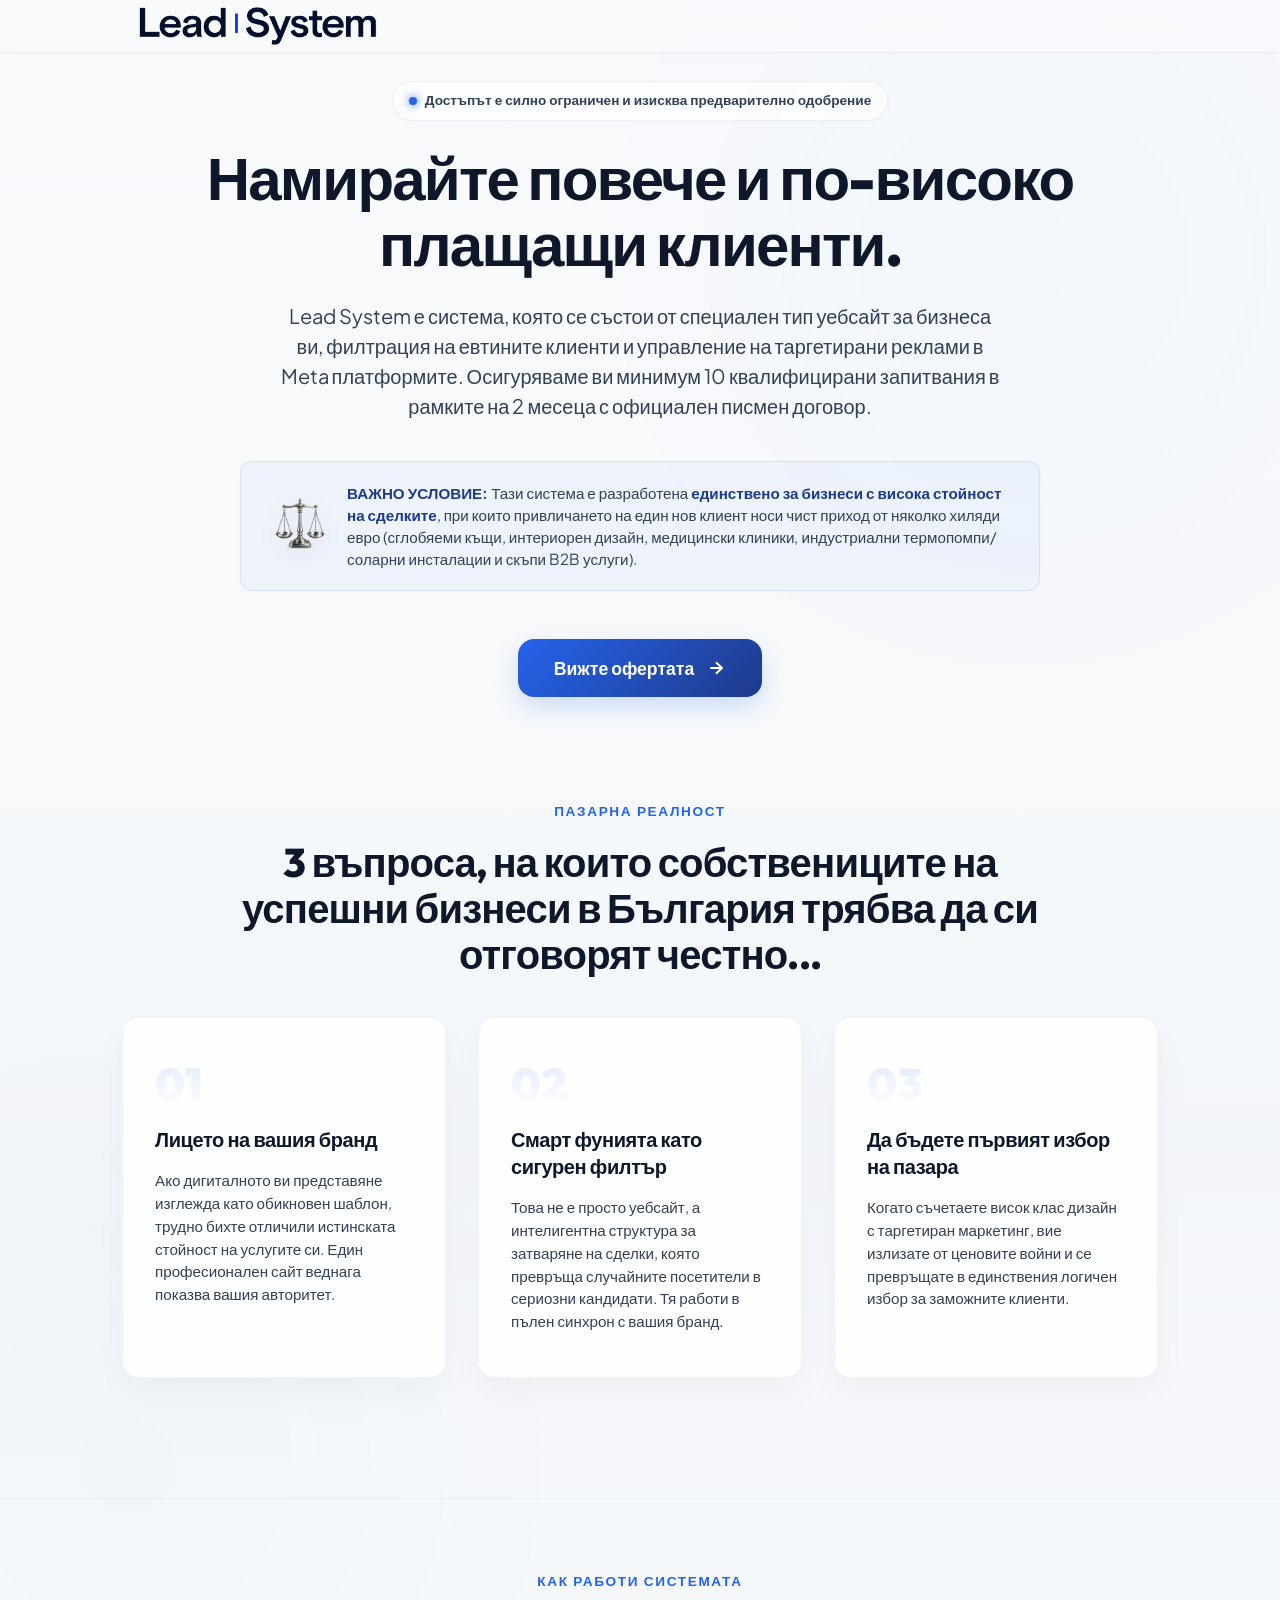
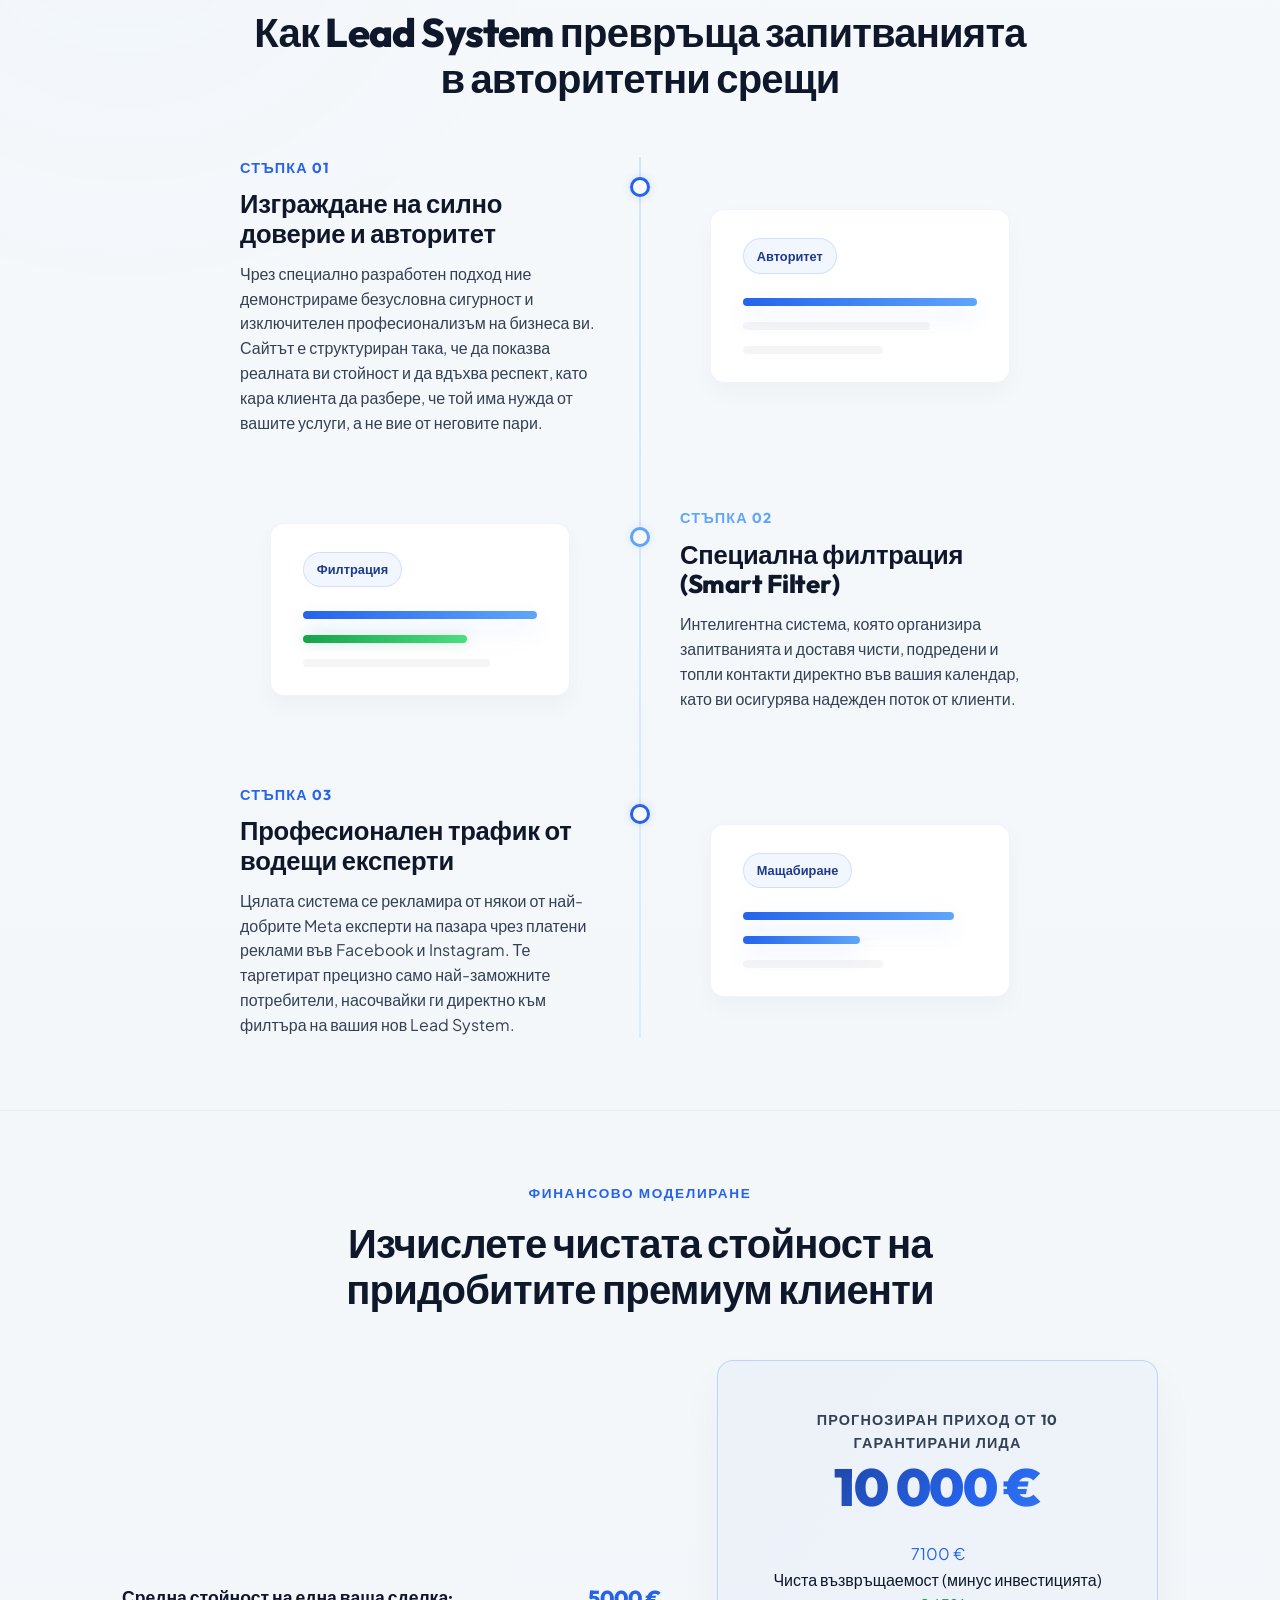
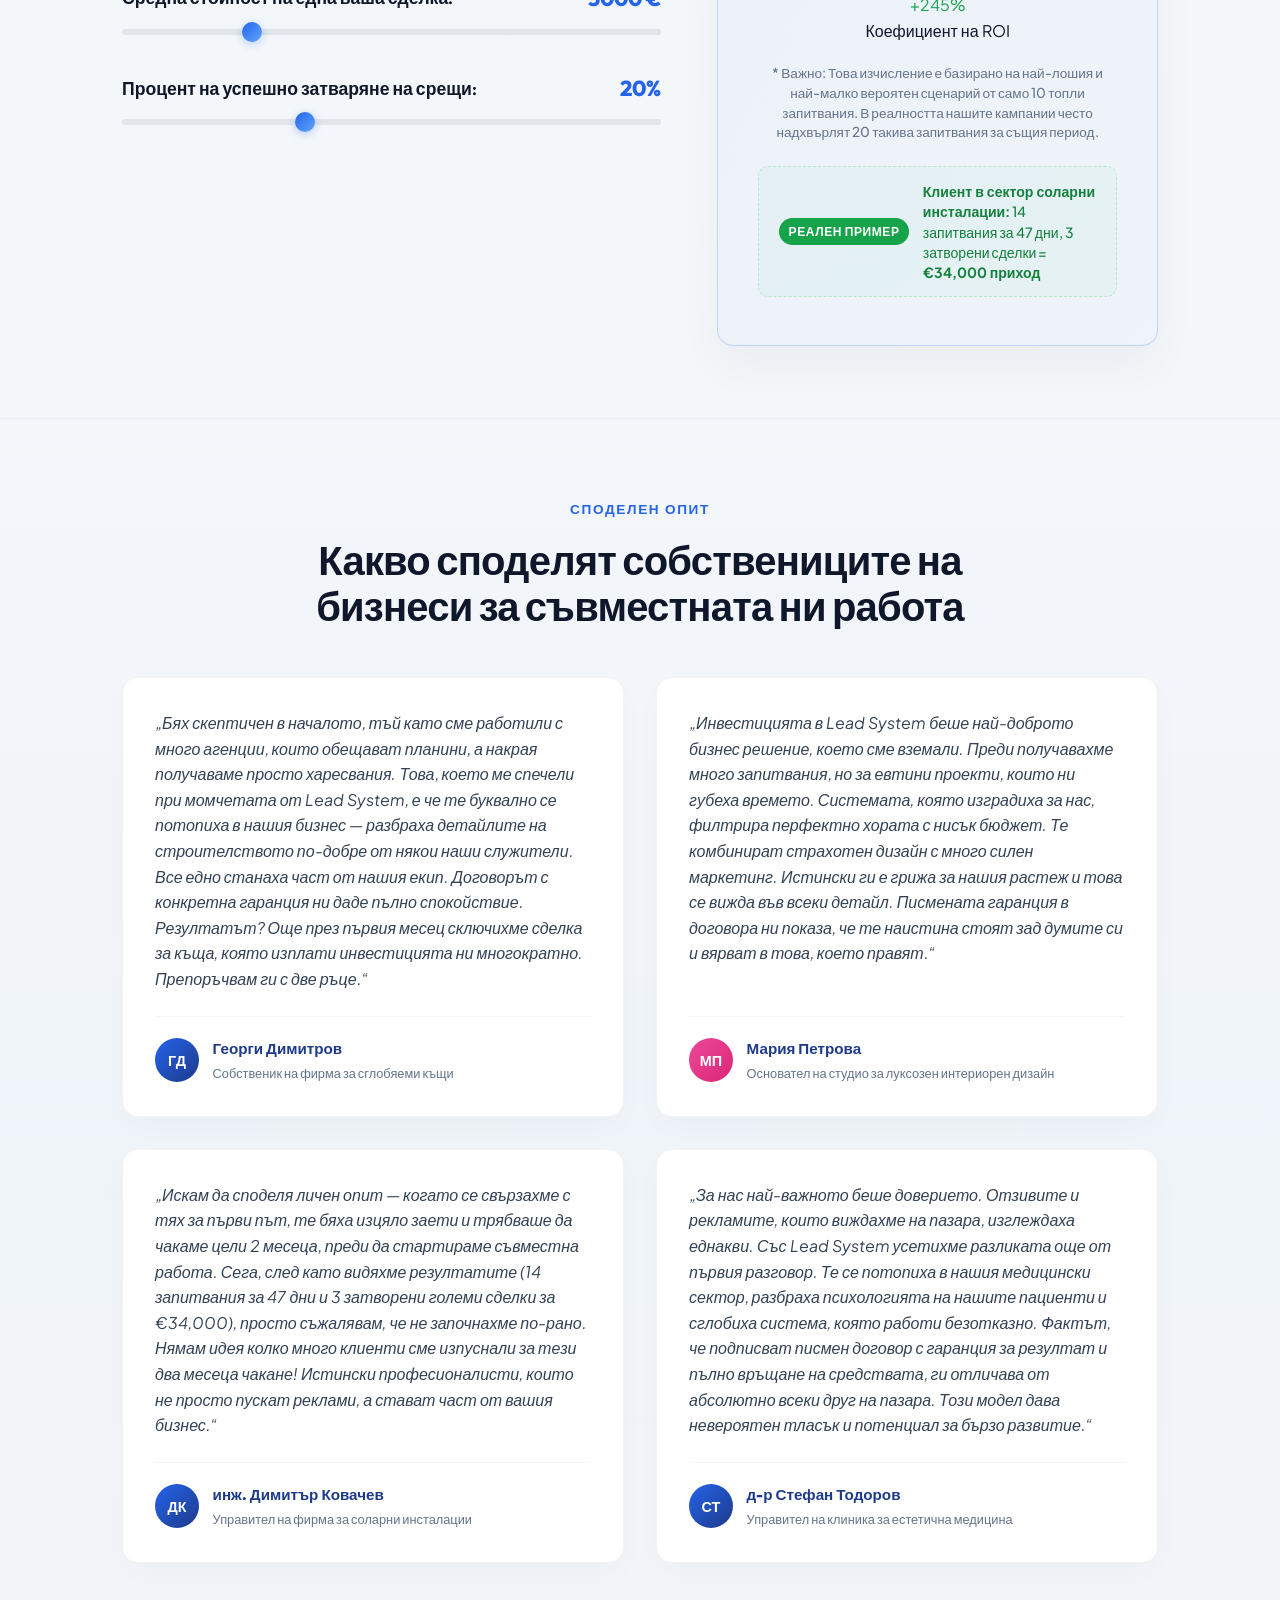
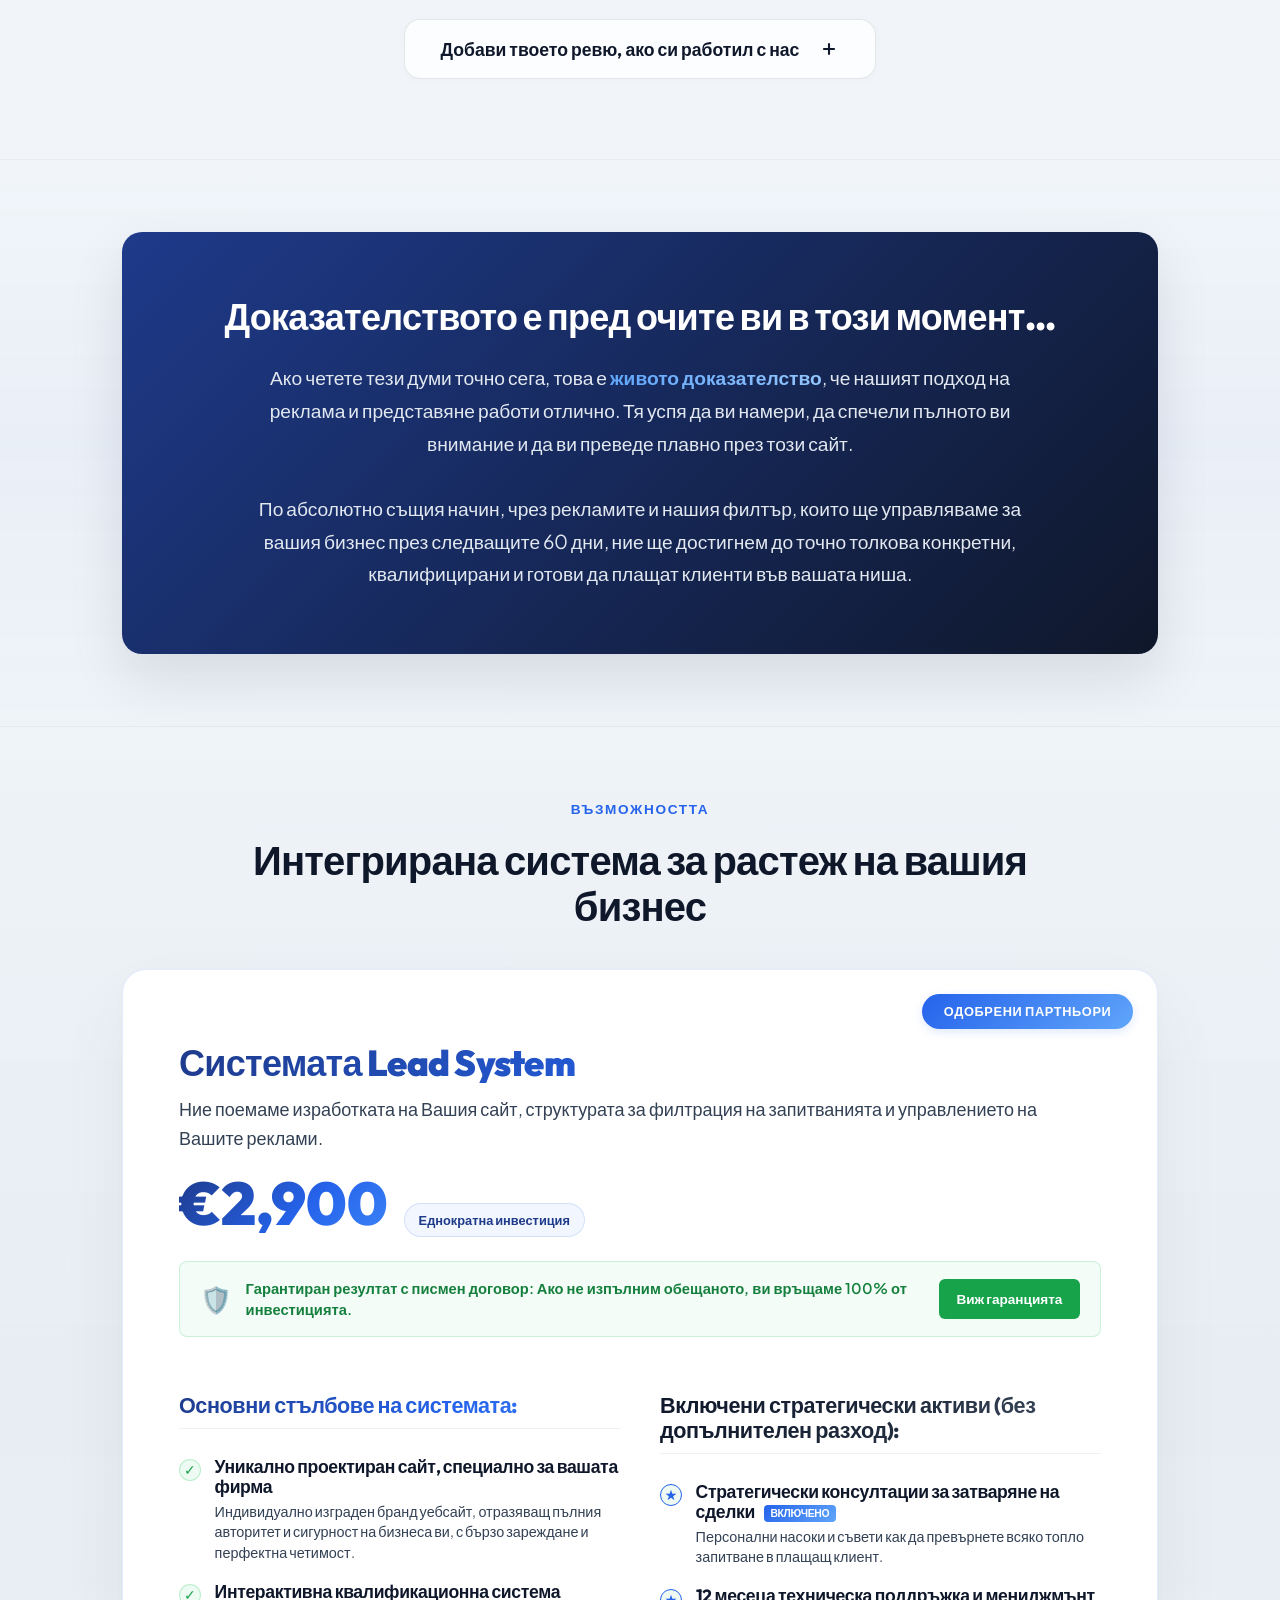
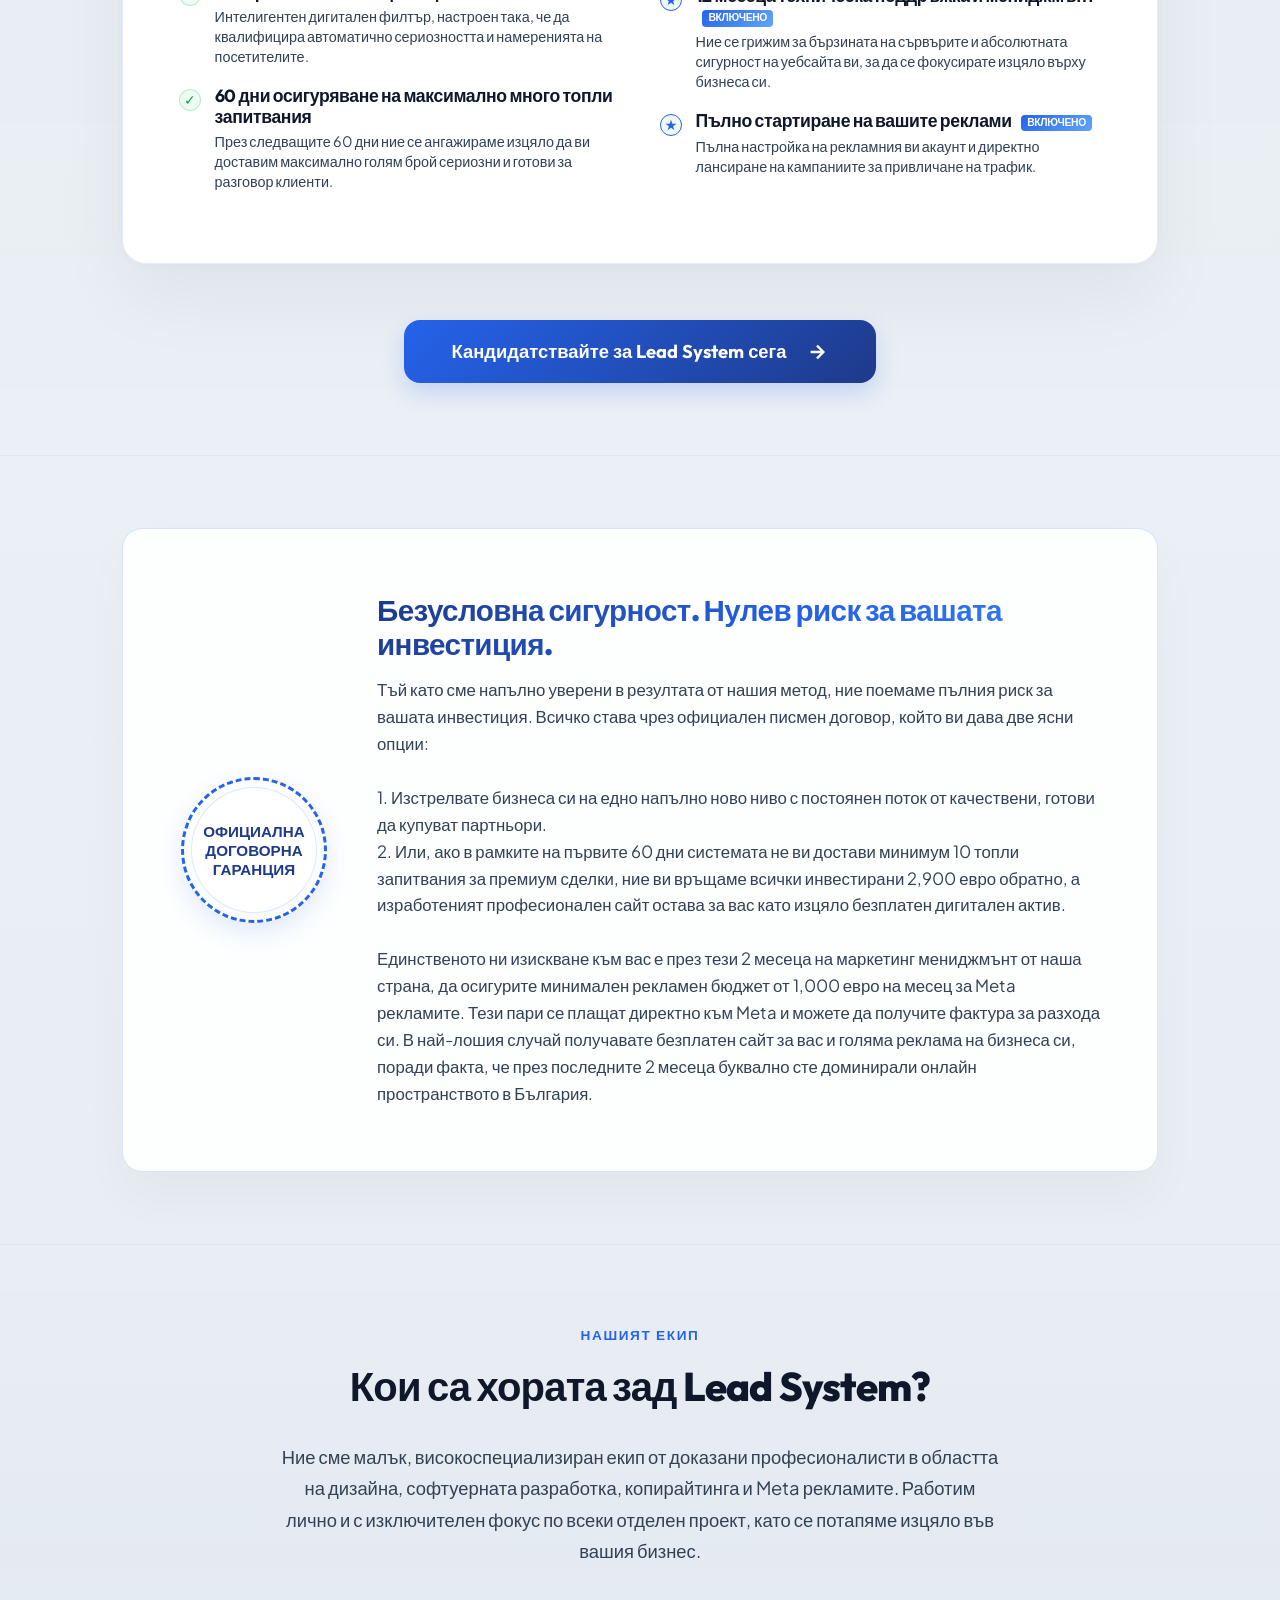
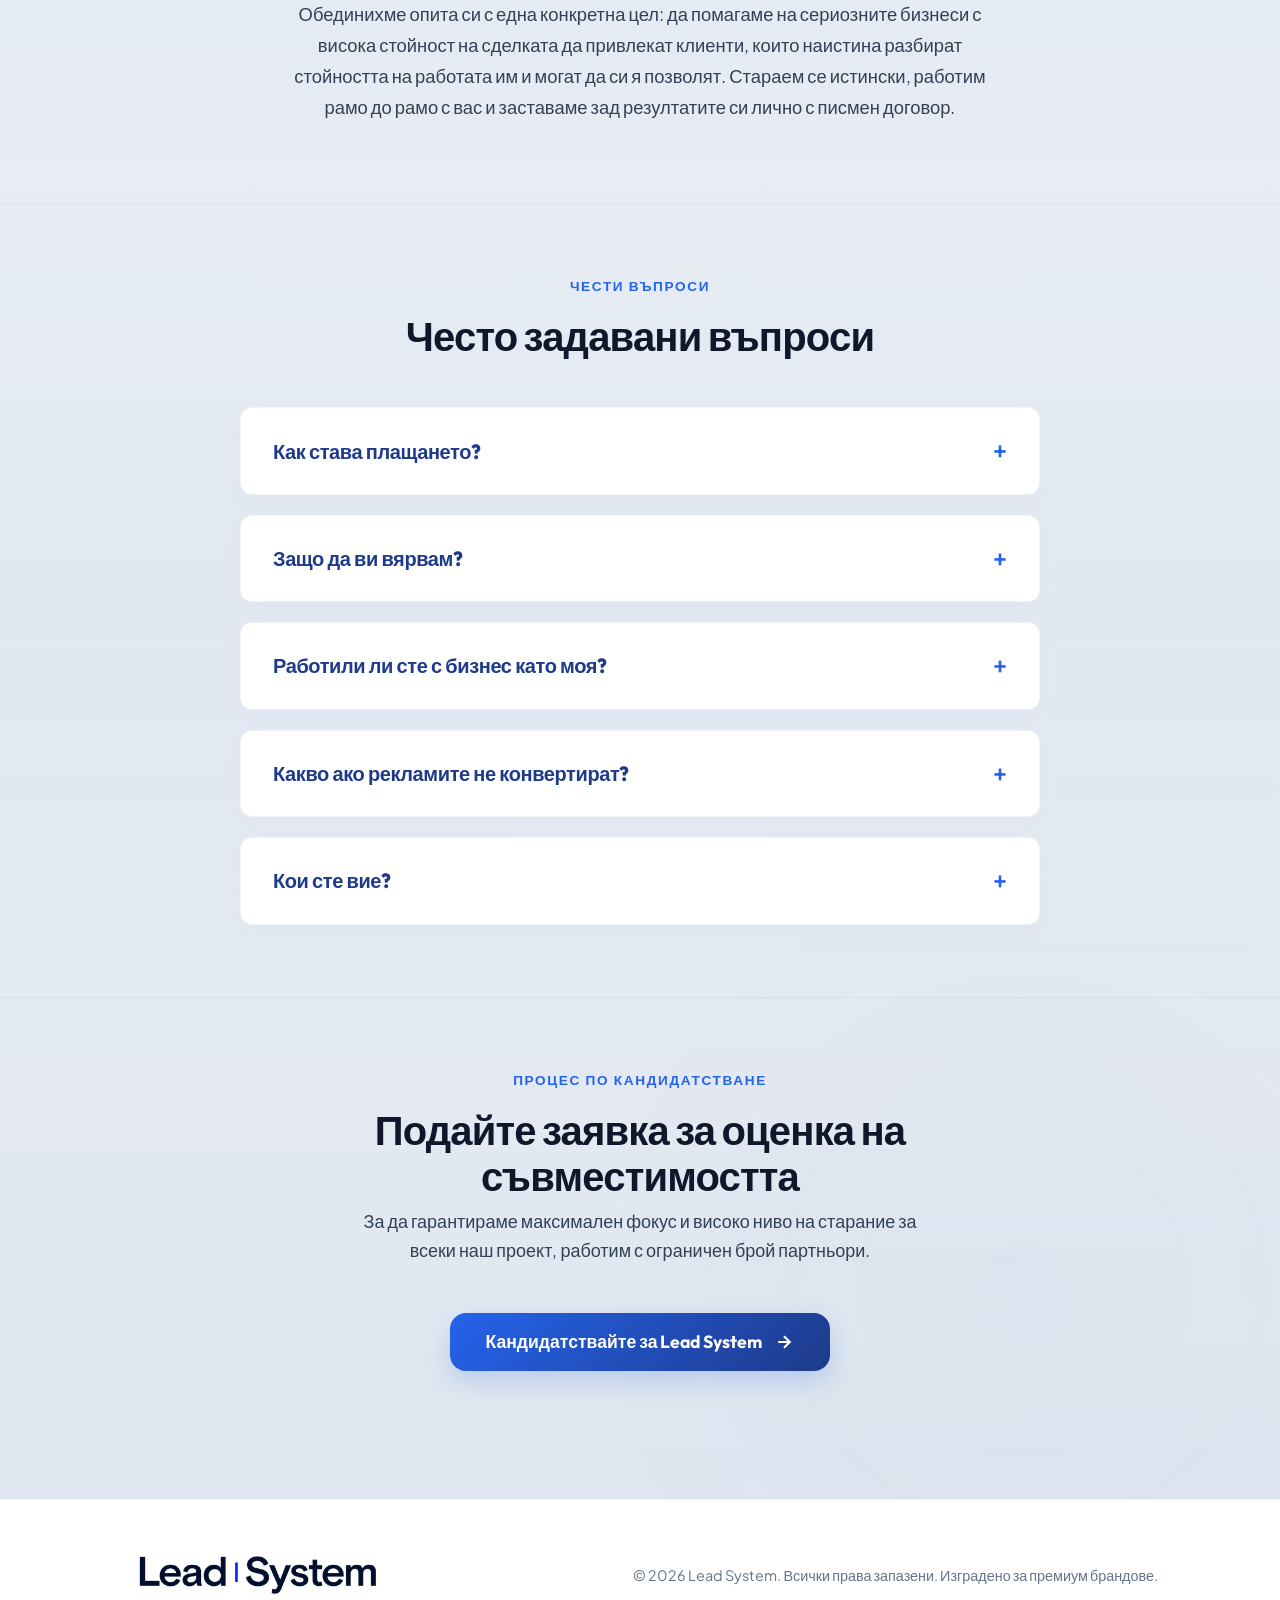
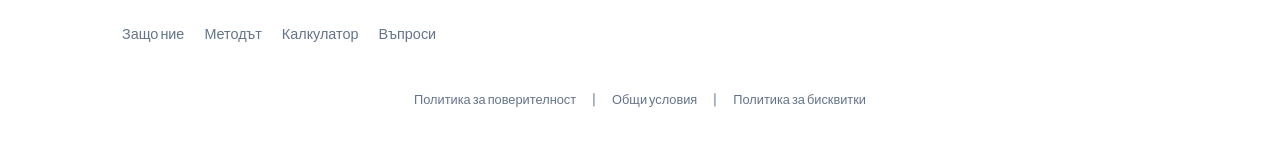
<file: index.html>
<!DOCTYPE html>
<html lang="bg">
<head>
    <meta charset="UTF-8">
    <meta name="viewport" content="width=device-width, initial-scale=1.0">
    <title>Lead System - Интегрирана система за привличане на премиум клиенти</title>
    <meta name="description" content="Ние не изработваме просто уебсайтове. Ние внедряваме цялостна, затворена система за привличане на високоплатени клиенти, която работи на автопилот.">
    <link rel="stylesheet" href="styles.css">
</head>
<body>

    <!-- Декоративни атмосферни сияния (Institutional Style) -->
    <div class="ambient-glow glow-top-right"></div>
    <div class="ambient-glow glow-mid-left"></div>
    <div class="ambient-glow glow-bottom-right"></div>

    <!-- Хедър / Навигация (Изключително тънък, без текст вдясно) -->
    <header>
        <div class="container header-container">
            <a href="#" class="logo">
                <img src="logo.png" alt="Lead System" class="logo-img">
            </a>
        </div>
    </header>

    <!-- Hero Секция -->
    <section class="hero-section">
        <div class="container">
            <div class="badge-exclusive">
                <span></span> Достъпът е силно ограничен и изисква предварително одобрение
            </div>
            
            <h1 class="hero-title reveal active">
                Намирайте повече и по-високо плащащи клиенти.
            </h1>
            
            <p class="hero-subtitle reveal active">
                Lead System е система, която се състои от специален тип уебсайт за бизнеса ви, филтрация на евтините клиенти и управление на таргетирани реклами в Meta платформите. Осигуряваме ви минимум 10 квалифицирани запитвания в рамките на 2 месеца с официален писмен договор.
            </p>

            <!-- ВАЖНО: Предупреждение за ниша (High-Ticket Only) -->
            <div class="niche-alert-box reveal active">
                <img src="scale.png" alt="Везни на правосъдието" class="niche-alert-img">
                <p class="niche-alert-text">
                    <strong>ВАЖНО УСЛОВИЕ:</strong> Тази система е разработена <strong>единствено за бизнеси с висока стойност на сделките</strong>, при които привличането на един нов клиент носи чист приход от няколко хиляди евро (сглобяеми къщи, интериорен дизайн, медицински клиники, индустриални термопомпи/соларни инсталации и скъпи B2B услуги).
                </p>
            </div>

            <div class="cta-group reveal active">
                <button class="btn-premium btn-blue open-modal-btn">
                    Вижте офертата
                    <svg width="20" height="20" viewBox="0 0 24 24" fill="none" stroke="currentColor" stroke-width="2.5"><path d="M5 12h14M12 5l7 7-7 7"/></svg>
                </button>
            </div>
        </div>
    </section>

    <!-- Секция 2: Психологическо Осъзнаване (Socratic Selling - Оптимизирано разстояние) -->
    <section class="socratic-section" id="why" style="padding-top: 2rem;">
        <div class="container">
            <span class="section-tag">Пазарна реалност</span>
            <h2 class="section-title reveal" style="margin-bottom: 2.5rem;">
                3 въпроса, на които собствениците на успешни бизнеси в България трябва да си отговорят честно...
            </h2>

            <div class="question-grid">
                <!-- Карта 1 -->
                <div class="glass-card reveal">
                    <div class="card-num">01</div>
                    <h3 class="card-question">Лицето на вашия бранд</h3>
                    <p class="card-desc">
                        Ако дигиталното ви представяне изглежда като обикновен шаблон, трудно бихте отличили истинската стойност на услугите си. Един професионален сайт веднага показва вашия авторитет.
                    </p>
                </div>

                <!-- Карта 2 -->
                <div class="glass-card reveal">
                    <div class="card-num">02</div>
                    <h3 class="card-question">Смарт фунията като сигурен филтър</h3>
                    <p class="card-desc">
                        Това не е просто уебсайт, а интелигентна структура за затваряне на сделки, която превръща случайните посетители в сериозни кандидати. Тя работи в пълен синхрон с вашия бранд.
                    </p>
                </div>

                <!-- Карта 3 -->
                <div class="glass-card reveal">
                    <div class="card-num">03</div>
                    <h3 class="card-question">Да бъдете първият избор на пазара</h3>
                    <p class="card-desc">
                        Когато съчетаете висок клас дизайн с таргетиран маркетинг, вие излизате от ценовите войни и се превръщате в единствения логичен избор за заможните клиенти.
                    </p>
                </div>
            </div>
        </div>
    </section>

    <!-- Секция 3: Механизмът Lead System -->
    <section class="mechanism-section" id="how">
        <div class="container">
            <span class="section-tag">Как работи системата</span>
            <h2 class="section-title reveal">
                Как Lead System превръща запитванията в авторитетни срещи
            </h2>

            <div class="timeline">
                <!-- Стъпка 1 -->
                <div class="timeline-item reveal" style="transition-delay: 0.1s;">
                    <div class="timeline-content-holder">
                        <span class="timeline-step">Стъпка 01</span>
                        <h3 class="timeline-title">Изграждане на силно доверие и авторитет</h3>
                        <p class="timeline-desc">
                            Чрез специално разработен подход ние демонстрираме безусловна сигурност и изключителен професионализъм на бизнеса ви. Сайтът е структуриран така, че да показва реалната ви стойност и да вдъхва респект, като кара клиента да разбере, че той има нужда от вашите услуги, а не вие от неговите пари.
                        </p>
                    </div>
                    <div class="timeline-dot"></div>
                    <div class="timeline-img-holder">
                        <div class="premium-graphic">
                            <div class="graphic-badge">Авторитет</div>
                            <div class="graphic-lines-wrap">
                                <div class="graphic-line active"></div>
                                <div class="graphic-line med"></div>
                                <div class="graphic-line short"></div>
                            </div>
                        </div>
                    </div>
                </div>

                <!-- Стъпка 2 -->
                <div class="timeline-item reveal" style="transition-delay: 0.2s;">
                    <div class="timeline-content-holder">
                        <span class="timeline-step">Стъпка 02</span>
                        <h3 class="timeline-title">Специална филтрация (Smart Filter)</h3>
                        <p class="timeline-desc">
                            Интелигентна система, която организира запитванията и доставя чисти, подредени и топли контакти директно във вашия календар, като ви осигурява надежден поток от клиенти.
                        </p>
                    </div>
                    <div class="timeline-dot"></div>
                    <div class="timeline-img-holder">
                        <div class="premium-graphic">
                            <div class="graphic-badge" style="background: rgba(37, 99, 235, 0.06); border-color: rgba(37, 99, 235, 0.15); color: var(--blue-5);">Филтрация</div>
                            <div class="graphic-lines-wrap">
                                <div class="graphic-line active"></div>
                                <div class="graphic-line indigo" style="width: 70%;"></div>
                                <div class="graphic-line med"></div>
                            </div>
                        </div>
                    </div>
                </div>

                <!-- Стъпка 3 -->
                <div class="timeline-item reveal" style="transition-delay: 0.3s;">
                    <div class="timeline-content-holder">
                        <span class="timeline-step">Стъпка 03</span>
                        <h3 class="timeline-title">Професионален трафик от водещи експерти</h3>
                        <p class="timeline-desc">
                            Цялата система се рекламира от някои от най-добрите Meta експерти на пазара чрез платени реклами във Facebook и Instagram. Те таргетират прецизно само най-заможните потребители, насочвайки ги директно към филтъра на вашия нов Lead System.
                        </p>
                    </div>
                    <div class="timeline-dot"></div>
                    <div class="timeline-img-holder">
                        <div class="premium-graphic">
                            <div class="graphic-badge">Мащабиране</div>
                            <div class="graphic-lines-wrap">
                                <div class="graphic-line active" style="width: 90%;"></div>
                                <div class="graphic-line active" style="width: 50%;"></div>
                                <div class="graphic-line short"></div>
                            </div>
                        </div>
                    </div>
                </div>
            </div>
        </div>
    </section>

    <!-- Секция 5: ROI Калкулатор -->
    <section class="roi-section" id="roi">
        <div class="container">
            <span class="section-tag">Финансово Моделиране</span>
            <h2 class="section-title reveal">
                Изчислете чистата стойност на придобитите премиум клиенти
            </h2>

            <div class="roi-container reveal">
                <div class="roi-inputs">
                    <!-- Плъзгач 1: Стойност на сделката -->
                    <div class="roi-input-group">
                        <div class="roi-label-row">
                            <label class="roi-label" for="slider-deal-value">Средна стойност на една ваша сделка:</label>
                            <span class="roi-value-display" id="display-deal-value">5,000 €</span>
                        </div>
                        <input type="range" id="slider-deal-value" class="roi-slider" min="500" max="20000" step="500" value="5000">
                    </div>

                    <!-- Плъзгач 2: Процент на затваряне -->
                    <div class="roi-input-group">
                        <div class="roi-label-row">
                            <label class="roi-label" for="slider-close-rate">Процент на успешно затваряне на срещи:</label>
                            <span class="roi-value-display" id="display-close-rate">20%</span>
                        </div>
                        <input type="range" id="slider-close-rate" class="roi-slider" min="5" max="50" step="5" value="20">
                    </div>
                </div>

                <div class="roi-results-card">
                    <div class="roi-result-label">Прогнозиран приход от 10 гарантирани лида</div>
                    <div class="roi-result-main-value" id="display-revenue">10,000 €</div>

                    <div class="roi-stats-grid">
                        <div class="roi-stat-box">
                            <div class="roi-stat-num indigo" id="display-profit">7,100 €</div>
                            <div class="roi-stat-label">Чиста възвръщаемост (минус инвестицията)</div>
                        </div>
                        <div class="roi-stat-box">
                            <div class="roi-stat-num" id="display-roi">245%</div>
                            <div class="roi-stat-label">Коефициент на ROI</div>
                        </div>
                    </div>
                    
                    <!-- Важна бележка под калкулатора -->
                    <div class="roi-subtext-note">
                        * Важно: Това изчисление е базирано на най-лошия и най-малко вероятен сценарий от само 10 топли запитвания. В реалността нашите кампании често надхвърлят 20 такива запитвания за същия период.
                    </div>

                    <!-- Реален пример от практиката -->
                    <div class="roi-real-example">
                        <span class="example-badge">Реален пример</span>
                        <p class="example-text">
                            <strong>Клиент в сектор соларни инсталации:</strong> 14 запитвания за 47 дни, 3 затворени сделки = <strong>€34,000 приход</strong>
                        </p>
                    </div>
                </div>
            </div>
        </div>
    </section>

    <!-- Секция: Отзиви от партньори (Reviews Section) -->
    <section class="reviews-section" id="reviews">
        <div class="container">
            <span class="section-tag">Споделен опит</span>
            <h2 class="section-title reveal">
                Какво споделят собствениците на бизнеси за съвместната ни работа
            </h2>

            <div class="reviews-grid">
                <!-- Ревю 1 -->
                <div class="review-card reveal">
                    <div class="review-body">
                        „Бях скептичен в началото, тъй като сме работили с много агенции, които обещават планини, а накрая получаваме просто харесвания. Това, което ме спечели при момчетата от Lead System, е че те буквално се потопиха в нашия бизнес — разбраха детайлите на строителството по-добре от някои наши служители. Все едно станаха част от нашия екип. Договорът с конкретна гаранция ни даде пълно спокойствие. Резултатът? Още през първия месец сключихме сделка за къща, която изплати инвестицията ни многократно. Препоръчвам ги с две ръце.“
                    </div>
                    <div class="review-author-info">
                        <div class="review-avatar male-avatar">ГД</div>
                        <div class="review-meta">
                            <span class="review-name">Георги Димитров</span>
                            <span class="review-business">Собственик на фирма за сглобяеми къщи</span>
                        </div>
                    </div>
                </div>

                <!-- Ревю 2 (Жена) -->
                <div class="review-card reveal">
                    <div class="review-body">
                        „Инвестицията в Lead System беше най-доброто бизнес решение, което сме вземали. Преди получавахме много запитвания, но за евтини проекти, които ни губеха времето. Системата, която изградиха за нас, филтрира перфектно хората с нисък бюджет. Те комбинират страхотен дизайн с много силен маркетинг. Истински ги е грижа за нашия растеж и това се вижда във всеки детайл. Писмената гаранция в договора ни показа, че те наистина стоят зад думите си и вярват в това, което правят.“
                    </div>
                    <div class="review-author-info">
                        <div class="review-avatar female-avatar">МП</div>
                        <div class="review-meta">
                            <span class="review-name">Мария Петрова</span>
                            <span class="review-business">Основател на студио за луксозен интериорен дизайн</span>
                        </div>
                    </div>
                </div>

                <!-- Ревю 3 -->
                <div class="review-card reveal">
                    <div class="review-body">
                        „Искам да споделя личен опит — когато се свързахме с тях за първи път, те бяха изцяло заети и трябваше да чакаме цели 2 месеца, преди да стартираме съвместна работа. Сега, след като видяхме резултатите (14 запитвания за 47 дни и 3 затворени големи сделки за €34,000), просто съжалявам, че не започнахме по-рано. Нямам идея колко много клиенти сме изпуснали за тези два месеца чакане! Истински професионалисти, които не просто пускат реклами, а стават част от вашия бизнес.“
                    </div>
                    <div class="review-author-info">
                        <div class="review-avatar male-avatar">ДК</div>
                        <div class="review-meta">
                            <span class="review-name">инж. Димитър Ковачев</span>
                            <span class="review-business">Управител на фирма за соларни инсталации</span>
                        </div>
                    </div>
                </div>

                <!-- Ревю 4 -->
                <div class="review-card reveal">
                    <div class="review-body">
                        „За нас най-важното беше доверието. Отзивите и рекламите, които виждахме на пазара, изглеждаха еднакви. Със Lead System усетихме разликата още от първия разговор. Те се потопиха в нашия медицински сектор, разбраха психологията на нашите пациенти и сглобиха система, която работи безотказно. Фактът, че подписват писмен договор с гаранция за резултат и пълно връщане на средствата, ги отличава от абсолютно всеки друг на пазара. Този модел дава невероятен тласък и потенциал за бързо развитие.“
                    </div>
                    <div class="review-author-info">
                        <div class="review-avatar male-avatar">СТ</div>
                        <div class="review-meta">
                            <span class="review-name">д-р Стефан Тодоров</span>
                            <span class="review-business">Управител на клиника за естетична медицина</span>
                        </div>
                    </div>
                </div>
            </div>

            <!-- Бутон за добавяне на отзив -->
            <div class="add-review-cta reveal" style="text-align: center; margin-top: 3.5rem;">
                <button class="btn-premium btn-outline open-review-modal-btn">
                    Добави твоето ревю, ако си работил с нас
                    <svg width="20" height="20" viewBox="0 0 24 24" fill="none" stroke="currentColor" stroke-width="2.5" style="margin-left: 0.5rem; vertical-align: middle;"><path d="M12 5v14M5 12h14"/></svg>
                </button>
            </div>
        </div>
    </section>

    <!-- СЕКЦИЯ: Доказателство за мета-маркетинг (Proof of Concept) -->
    <section class="proof-section">
        <div class="container">
            <div class="proof-card reveal">
                <h3 class="proof-headline">Доказателството е пред очите ви в този момент...</h3>
                <p class="proof-body">
                    Ако четете тези думи точно сега, това е <span class="proof-highlight">живото доказателство</span>, че нашият подход на реклама и представяне работи отлично. Тя успя да ви намери, да спечели пълното ви внимание и да ви преведе плавно през този сайт. <br><br>
                    По абсолютно същия начин, чрез рекламите и нашия филтър, които ще управляваме за вашия бизнес през следващите 60 дни, ние ще достигнем до точно толкова конкретни, квалифицирани и готови да плащат клиенти във вашата ниша.
                </p>
            </div>
        </div>
    </section>

    <!-- Секция 6: Офертата (The High-Status Offer) -->
    <section class="offer-section" id="offer">
        <div class="container">
            <span class="section-tag">Възможността</span>
            <h2 class="section-title reveal">
                Интегрирана система за растеж на вашия бизнес
            </h2>

            <div class="offer-card reveal">
                <!-- Коригирана изправена лента -->
                <div class="offer-ribbon">Одобрени партньори</div>
                
                <div class="offer-header">
                    <h3 class="offer-header-title text-blue-gradient">Системата Lead System</h3>
                    <p>Ние поемаме изработката на Вашия сайт, структурата за филтрация на запитванията и управлението на Вашите реклами.</p>
                    <div class="offer-price-row">
                        <span class="price-new">€2,900</span>
                        <span class="price-badge">Еднократна инвестиция</span>
                    </div>
                    <!-- Зелен успокояващ елемент за договорна гаранция -->
                    <div class="soothing-guarantee-box">
                        <div class="soothing-guarantee-info">
                            <span class="soothing-guarantee-icon">🛡️</span>
                            <p class="soothing-guarantee-text">
                                Гарантиран резултат с писмен договор: Ако не изпълним обещаното, ви връщаме 100% от инвестицията.
                            </p>
                        </div>
                        <a href="#guarantee" class="soothing-guarantee-btn">Виж гаранцията</a>
                    </div>
                </div>

                <div class="offer-grid">
                    <!-- Колона 1: Основна услуга -->
                    <div class="offer-column">
                        <h3 class="text-blue-gradient">Основни стълбове на системата:</h3>
                        <div class="offer-list">
                            <div class="offer-item">
                                <div class="offer-icon">✓</div>
                                <div class="offer-text">
                                    <h4>Уникално проектиран сайт, специално за вашата фирма</h4>
                                    <p>Индивидуално изграден бранд уебсайт, отразяващ пълния авторитет и сигурност на бизнеса ви, с бързо зареждане и перфектна четимост.</p>
                                </div>
                            </div>
                            <div class="offer-item">
                                <div class="offer-icon">✓</div>
                                <div class="offer-text">
                                    <h4>Интерактивна квалификационна система</h4>
                                    <p>Интелигентен дигитален филтър, настроен така, че да квалифицира автоматично сериозността и намеренията на посетителите.</p>
                                </div>
                            </div>
                            <div class="offer-item">
                                <div class="offer-icon">✓</div>
                                <div class="offer-text">
                                    <h4>60 дни осигуряване на максимално много топли запитвания</h4>
                                    <p>През следващите 60 дни ние се ангажираме изцяло да ви доставим максимално голям брой сериозни и готови за разговор клиенти.</p>
                                </div>
                            </div>
                        </div>
                    </div>

                    <!-- Колона 2: Допълнителна стойност -->
                    <div class="offer-column">
                        <h3 class="text-platinum-gradient">Включени стратегически активи (без допълнителен разход):</h3>
                        <div class="offer-list">
                            <div class="offer-item">
                                <div class="offer-icon" style="border-color: var(--blue-3); color: var(--blue-3);">★</div>
                                <div class="offer-text">
                                    <h4>Стратегически консултации за затваряне на сделки <span class="bonus-badge">Включено</span></h4>
                                    <p>Персонални насоки и съвети как да превърнете всяко топло запитване в плащащ клиент.</p>
                                </div>
                            </div>
                            <div class="offer-item">
                                <div class="offer-icon" style="border-color: var(--blue-3); color: var(--blue-3);">★</div>
                                <div class="offer-text">
                                    <h4>12 месеца техническа поддръжка и мениджмънт <span class="bonus-badge">Включено</span></h4>
                                    <p>Ние се грижим за бързината на сървърите и абсолютната сигурност на уебсайта ви, за да се фокусирате изцяло върху бизнеса си.</p>
                                </div>
                            </div>
                            <div class="offer-item">
                                <div class="offer-icon" style="border-color: var(--blue-3); color: var(--blue-3);">★</div>
                                <div class="offer-text">
                                    <h4>Пълно стартиране на вашите реклами <span class="bonus-badge">Включено</span></h4>
                                    <p>Пълна настройка на рекламния ви акаунт и директно лансиране на кампаниите за привличане на трафик.</p>
                                </div>
                            </div>
                        </div>
                    </div>
                </div>
            </div>
            <!-- Голям и ясен CTA бутон в края на офертата -->
            <div class="offer-cta-container reveal" style="text-align: center; margin-top: 3.5rem;">
                <button class="btn-premium btn-blue open-modal-btn" style="padding: 1.25rem 3rem; font-size: 1.15rem;">
                    Кандидатствайте за Lead System сега
                    <svg width="22" height="22" viewBox="0 0 24 24" fill="none" stroke="currentColor" stroke-width="2.5" style="margin-left: 0.5rem; vertical-align: middle;"><path d="M5 12h14M12 5l7 7-7 7"/></svg>
                </button>
            </div>
        </div>
    </section>

    <!-- Секция 7: Безусловната Договорна Гаранция -->
    <section class="guarantee-section" id="guarantee">
        <div class="container">
            <div class="guarantee-box reveal">
                <!-- Оптимизиран гаранционен печат с въртящ се пръстен -->
                <div class="guarantee-seal-holder">
                    <div class="guarantee-ring"></div>
                    <div class="guarantee-seal-static">
                        Официална<br>Договорна<br>Гаранция
                    </div>
                </div>
                <div class="guarantee-content">
                    <h3 class="text-blue-gradient">Безусловна сигурност. Нулев риск за вашата инвестиция.</h3>
                    <p>
                        Тъй като сме напълно уверени в резултата от нашия метод, ние поемаме пълния риск за вашата инвестиция. Всичко става чрез официален писмен договор, който ви дава две ясни опции: <br><br>
                        1. Изстрелвате бизнеса си на едно напълно ново ниво с постоянен поток от качествени, готови да купуват партньори.<br>
                        2. Или, ако в рамките на първите 60 дни системата не ви достави минимум 10 топли запитвания за премиум сделки, ние ви връщаме всички инвестирани 2,900 евро обратно, а изработеният професионален сайт остава за вас като изцяло безплатен дигитален актив. <br><br>
                        Единственото ни изискване към вас е през тези 2 месеца на маркетинг мениджмънт от наша страна, да осигурите минимален рекламен бюджет от 1,000 евро на месец за Meta рекламите. Тези пари се плащат директно към Meta и можете да получите фактура за разхода си. В най-лошия случай получавате безплатен сайт за вас и голяма реклама на бизнеса си, поради факта, че през последните 2 месеца буквално сте доминирали онлайн пространството в България.
                    </p>
                </div>
            </div>
        </div>
    </section>

    <!-- СЕКЦИЯ: Хората зад Lead System -->
    <section class="team-section" id="team" style="border-top: 1px solid rgba(15, 23, 42, 0.04); background: linear-gradient(180deg, transparent 0%, rgba(30, 58, 138, 0.01) 50%, transparent 100%); padding: 5rem 0;">
        <div class="container" style="max-width: 800px; text-align: center;">
            <span class="section-tag">Нашият Екип</span>
            <h2 class="section-title reveal" style="margin-bottom: 2rem;">Кои са хората зад Lead System?</h2>
            <p class="reveal" style="font-size: 1.15rem; color: var(--text-secondary); line-height: 1.7; max-width: 720px; margin: 0 auto;">
                Ние сме малък, високоспециализиран екип от доказани професионалисти в областта на дизайна, софтуерната разработка, копирайтинга и Meta рекламите. Работим лично и с изключителен фокус по всеки отделен проект, като се потапяме изцяло във вашия бизнес. <br><br>
                Обединихме опита си с една конкретна цел: да помагаме на сериозните бизнеси с висока стойност на сделката да привлекат клиенти, които наистина разбират стойността на работата им и могат да си я позволят. Стараем се истински, работим рамо до рамо с вас и заставаме зад резултатите си лично с писмен договор.
            </p>
        </div>
    </section>

    <!-- СЕКЦИЯ: Често задавани въпроси (FAQ) -->
    <section class="faq-section" id="faq">
        <div class="container">
            <span class="section-tag">Чести въпроси</span>
            <h2 class="section-title reveal">Често задавани въпроси</h2>
            
            <div class="faq-wrapper reveal">
                <!-- Въпрос 1 -->
                <div class="faq-item">
                    <h3 class="faq-question">Как става плащането?</h3>
                    <p class="faq-answer">
                        Първоначално създаваме груба демоверсия на вашия нов уебсайт, за да видите посоката на дизайна. Ако решите да продължим нататък, ви показваме специалния договор, който ви защитава на 100%. Подписваме официален договор, плащате сумата и ние веднага започваме работа по сайта и подготовката на вашите реклами.
                    </p>
                </div>

                <!-- Въпрос 2 -->
                <div class="faq-item">
                    <h3 class="faq-question">Защо да ви вярвам?</h3>
                    <p class="faq-answer">
                        Защото не ви обещаваме празни кликове или харесвания, а поемаме пълния риск с писмен договор. Ако не ви доставим резултати, ви връщаме парите обратно, а готовият сайт остава за вас като компенсация. Ние печелим само тогава, когато вие печелите.
                    </p>
                </div>

                <!-- Въпрос 3 -->
                <div class="faq-item">
                    <h3 class="faq-question">Работили ли сте с бизнес като моя?</h3>
                    <p class="faq-answer">
                        Системата ни работи най-добре за фирми, при които една сделка носи хиляди евро. Независимо дали строите къщи, проектирате интериор или предлагате скъпи услуги, принципите за привличане на заможни клиенти са едни и същи. Ние подхождаме индивидуално към всяка ниша.
                    </p>
                </div>

                <!-- Въпрос 4 -->
                <div class="faq-item">
                    <h3 class="faq-question">Какво ако рекламите не конвертират?</h3>
                    <p class="faq-answer">
                        Ние тестваме различни послания и оптимизираме кампанията постоянно. Тъй като работим за наш резултат (в противен случай губим парите и времето си), имаме най-голям интерес рекламите наистина да ви носят клиенти.
                    </p>
                </div>

                <!-- Въпрос 5 -->
                <div class="faq-item">
                    <h3 class="faq-question">Кои сте вие?</h3>
                    <p class="faq-answer">
                        Ние сме екип от доказани професионалисти — дизайнери, копирайтъри и експерти по реклама в Meta, събрани с една обща цел: да помагаме на сериозните бизнеси в България да растат, като им осигуряваме предвидимост.
                    </p>
                </div>
            </div>
        </div>
    </section>

    <!-- Секция 8: Кандидатстване (Сегмент с бутон, който отваря попъп) -->
    <section class="apply-section" id="apply">
        <div class="container" style="text-align: center;">
            <span class="section-tag">Процес по кандидатстване</span>
            <h2 class="section-title reveal">
                Подайте заявка за оценка на съвместимостта
            </h2>
            <p style="max-width: 600px; margin: -2rem auto 3rem; color: var(--text-secondary);" class="reveal">
                За да гарантираме максимален фокус и високо ниво на старание за всеки наш проект, работим с ограничен брой партньори.
            </p>
            <button class="btn-premium btn-blue open-modal-btn reveal">
                Кандидатствайте за Lead System
                <svg width="20" height="20" viewBox="0 0 24 24" fill="none" stroke="currentColor" stroke-width="2.5"><path d="M5 12h14M12 5l7 7-7 7"/></svg>
            </button>
        </div>
    </section>

    <!-- ПРЕМИУМ МУЛТИСТЕП ПОПЪП ФОРМА (СЕГА С 4 СТЪПКИ И БЕЗ ИМЕНА) -->
    <div id="apply-modal" class="modal-overlay">
        <div class="modal-card">
            <button class="modal-close-btn" id="modal-close-btn">&times;</button>
            <div class="modal-progress">
                <div class="modal-progress-bar" id="modal-progress-bar"></div>
            </div>
            
            <form id="apply-form">
                <!-- Стъпка 1: Ниша -->
                <div class="modal-step active" data-step="1">
                    <h3 class="modal-step-title">В какъв бизнес сте?</h3>
                    <div class="modal-options">
                        <label class="modal-option">
                            <input type="radio" name="business-type" value="construction" required>
                            <span class="option-text">Строителство на къщи / Луксозни ремонти</span>
                        </label>
                        <label class="modal-option">
                            <input type="radio" name="business-type" value="interior">
                            <span class="option-text">Интериорен дизайн „до ключ“</span>
                        </label>
                        <label class="modal-option">
                            <input type="radio" name="business-type" value="energy">
                            <span class="option-text">Индустриални соларни / термопомпи</span>
                        </label>
                        <label class="modal-option">
                            <input type="radio" name="business-type" value="medical">
                            <span class="option-text">Естетична медицина / Импланти</span>
                        </label>
                        <label class="modal-option">
                            <input type="radio" name="business-type" value="consulting">
                            <span class="option-text">B2B услуги / Корпоративни услуги</span>
                        </label>
                        <label class="modal-option" id="other-option-trigger">
                            <input type="radio" name="business-type" value="other">
                            <span class="option-text">Друг сектор...</span>
                        </label>
                    </div>
                    <div class="form-group" id="other-business-group" style="display: none; margin-top: 1rem;">
                        <input type="text" id="form-other-business" placeholder="Опишете вашия бизнес...">
                    </div>
                    <div class="modal-nav">
                        <div></div>
                        <button type="button" class="btn-premium btn-blue btn-next-step">Напред</button>
                    </div>
                </div>

                <!-- Стъпка 2: Стойност на клиента -->
                <div class="modal-step" data-step="2">
                    <h3 class="modal-step-title">Колко средно ви носи един клиент?</h3>
                    <div class="modal-options">
                        <label class="modal-option">
                            <input type="radio" name="client-cost" value="1k" required>
                            <span class="option-text">Около 1,000 €</span>
                        </label>
                        <label class="modal-option">
                            <input type="radio" name="client-cost" value="2-5k">
                            <span class="option-text">Между 2,000 € и 5,000 €</span>
                        </label>
                        <label class="modal-option">
                            <input type="radio" name="client-cost" value="over5k">
                            <span class="option-text">Над 5,000 €</span>
                        </label>
                    </div>
                    <div class="modal-nav">
                        <button type="button" class="btn-premium btn-outline btn-prev-step">Назад</button>
                        <button type="button" class="btn-premium btn-blue btn-next-step">Напред</button>
                    </div>
                </div>

                <!-- Стъпка 3: Дигитални детайли -->
                <div class="modal-step" data-step="3">
                    <h3 class="modal-step-title">Дигитално присъствие</h3>
                    
                    <div class="form-group">
                        <label for="form-online">Наличен уебсайт, Facebook страница или друго онлайн присъствие:</label>
                        <input type="text" id="form-online" placeholder="Линк към сайт или фейсбук страница...">
                    </div>

                    <div class="form-group">
                        <label for="form-message">Опишете подробно бизнеса си:</label>
                        <textarea id="form-message" placeholder="С какво се занимавате, какви са основните ви продукти..."></textarea>
                    </div>
                    <div class="form-error-msg" id="step3-error-msg" style="color: #dc2626; font-size: 0.85rem; margin-top: -0.5rem; margin-bottom: 1rem; display: none;">
                        Моля, попълнете поне едно от двете полета (онлайн присъствие или описание на бизнеса).
                    </div>

                    <div class="modal-nav">
                        <button type="button" class="btn-premium btn-outline btn-prev-step">Назад</button>
                        <button type="button" class="btn-premium btn-blue btn-next-step">Напред</button>
                    </div>
                </div>

                <!-- Стъпка 4: Контакти (Без Име и Фамилия) -->
                <div class="modal-step" data-step="4">
                    <h3 class="modal-step-title">Данни за контакт</h3>
                    
                    <div class="form-group">
                        <label for="form-email">Бизнес имейл адрес:</label>
                        <input type="email" id="form-email" placeholder="ivan@firm.bg" required>
                    </div>

                    <div class="form-group">
                        <label for="form-phone">Телефонен номер за връзка:</label>
                        <input type="tel" id="form-phone" placeholder="0888 123 456" required>
                    </div>

                    <div class="modal-nav">
                        <button type="button" class="btn-premium btn-outline btn-prev-step">Назад</button>
                        <button type="submit" class="btn-premium btn-blue" id="btn-submit-form" style="display: inline-flex; align-items: center; justify-content: center; gap: 0.75rem;">
                            <span class="btn-text">Изпратете заявката</span>
                            <span class="spinner" id="submit-spinner" style="display: none;"></span>
                        </button>
                    </div>
                </div>
            </form>
        </div>
    </div>

    <!-- ПОПЪП ФОРМА ЗА ДОБАВЯНЕ НА РЕВЮ -->
    <div id="review-modal" class="modal-overlay">
        <div class="modal-card" style="max-width: 550px;">
            <button class="modal-close-btn" id="review-modal-close-btn">&times;</button>
            
            <form id="review-form">
                <h3 class="modal-step-title" style="margin-bottom: 0.5rem;">Споделете вашето мнение</h3>
                <p style="color: var(--text-secondary); font-size: 0.9rem; margin-bottom: 1.5rem; line-height: 1.5;">
                    Вашият опит ни помага да се развиваме. Попълнете формата по-долу. Всяко ревю се преглежда ръчно с цел предотвратяване на спам.
                </p>
                
                <div class="form-group">
                    <label for="review-form-name">Вашето име и фамилия:</label>
                    <input type="text" id="review-form-name" placeholder="напр. Иван Иванов" required>
                </div>

                <div class="form-group">
                    <label for="review-form-business">Вашият бизнес и роля:</label>
                    <input type="text" id="review-form-business" placeholder="напр. Собственик на строителна фирма" required>
                </div>

                <div class="form-group">
                    <label for="review-form-text">Вашето ревю:</label>
                    <textarea id="review-form-text" placeholder="Опишете опита си с нас, как се потопихме в бизнеса ви и какви резултати постигнахме..." required style="min-height: 120px;"></textarea>
                </div>

                <div class="modal-nav" style="margin-top: 1.5rem;">
                    <button type="button" class="btn-premium btn-outline" id="btn-cancel-review">Отказ</button>
                    <button type="submit" class="btn-premium btn-blue" id="btn-submit-review" style="display: inline-flex; align-items: center; justify-content: center; gap: 0.75rem;">
                        <span class="btn-text">Изпрати за разглеждане</span>
                        <span class="spinner" id="review-spinner" style="display: none;"></span>
                    </button>
                </div>
            </form>
            
            <!-- Успешно състояние на формата за ревю -->
            <div id="review-success-state" style="display: none; text-align: center; padding: 2rem 1rem;">
                <div style="font-size: 4rem; margin-bottom: 1.5rem;">🎉</div>
                <h3 class="modal-step-title" style="color: #16a34a; margin-bottom: 1rem;">Благодарим ви!</h3>
                <p style="color: var(--text-secondary); line-height: 1.6; margin-bottom: 2rem; font-size: 1rem;">
                    Вашето ревю беше изпратено успешно за разглеждане и одобрение от администратор. За да запазим автентичността на платформата, то ще бъде публикувано след проверка.
                </p>
                <button type="button" class="btn-premium btn-blue" id="btn-close-review-success" style="width: 100%;">Затвори</button>
            </div>
        </div>
    </div>

    <!-- Премиум Футър -->
    <footer>
        <div class="container footer-container">
            <a href="#" class="logo">
                <img src="logo.png" alt="Lead System" class="logo-img">
            </a>
            <div class="footer-copy">
                &copy; 2026 Lead System. Всички права запазени. Изградено за премиум брандове.
            </div>
            <div class="footer-links">
                <a href="#why">Защо ние</a>
                <a href="#how">Методът</a>
                <a href="#roi">Калкулатор</a>
                <a href="#faq">Въпроси</a>
            </div>
            <div class="footer-legal-links" style="display: flex; gap: 1rem; margin-top: 1rem; width: 100%; justify-content: center; font-size: 0.8rem; flex-wrap: wrap;">
                <a href="privacy-policy.html" style="color: var(--text-muted); text-decoration: none; transition: var(--transition-premium);">Политика за поверителност</a>
                <span style="color: var(--text-muted);">|</span>
                <a href="terms.html" style="color: var(--text-muted); text-decoration: none; transition: var(--transition-premium);">Общи условия</a>
                <span style="color: var(--text-muted);">|</span>
                <a href="cookies.html" style="color: var(--text-muted); text-decoration: none; transition: var(--transition-premium);">Политика за бисквитки</a>
            </div>
        </div>
    </footer>

    <script src="app.js"></script>
</body>
</html>
</file>
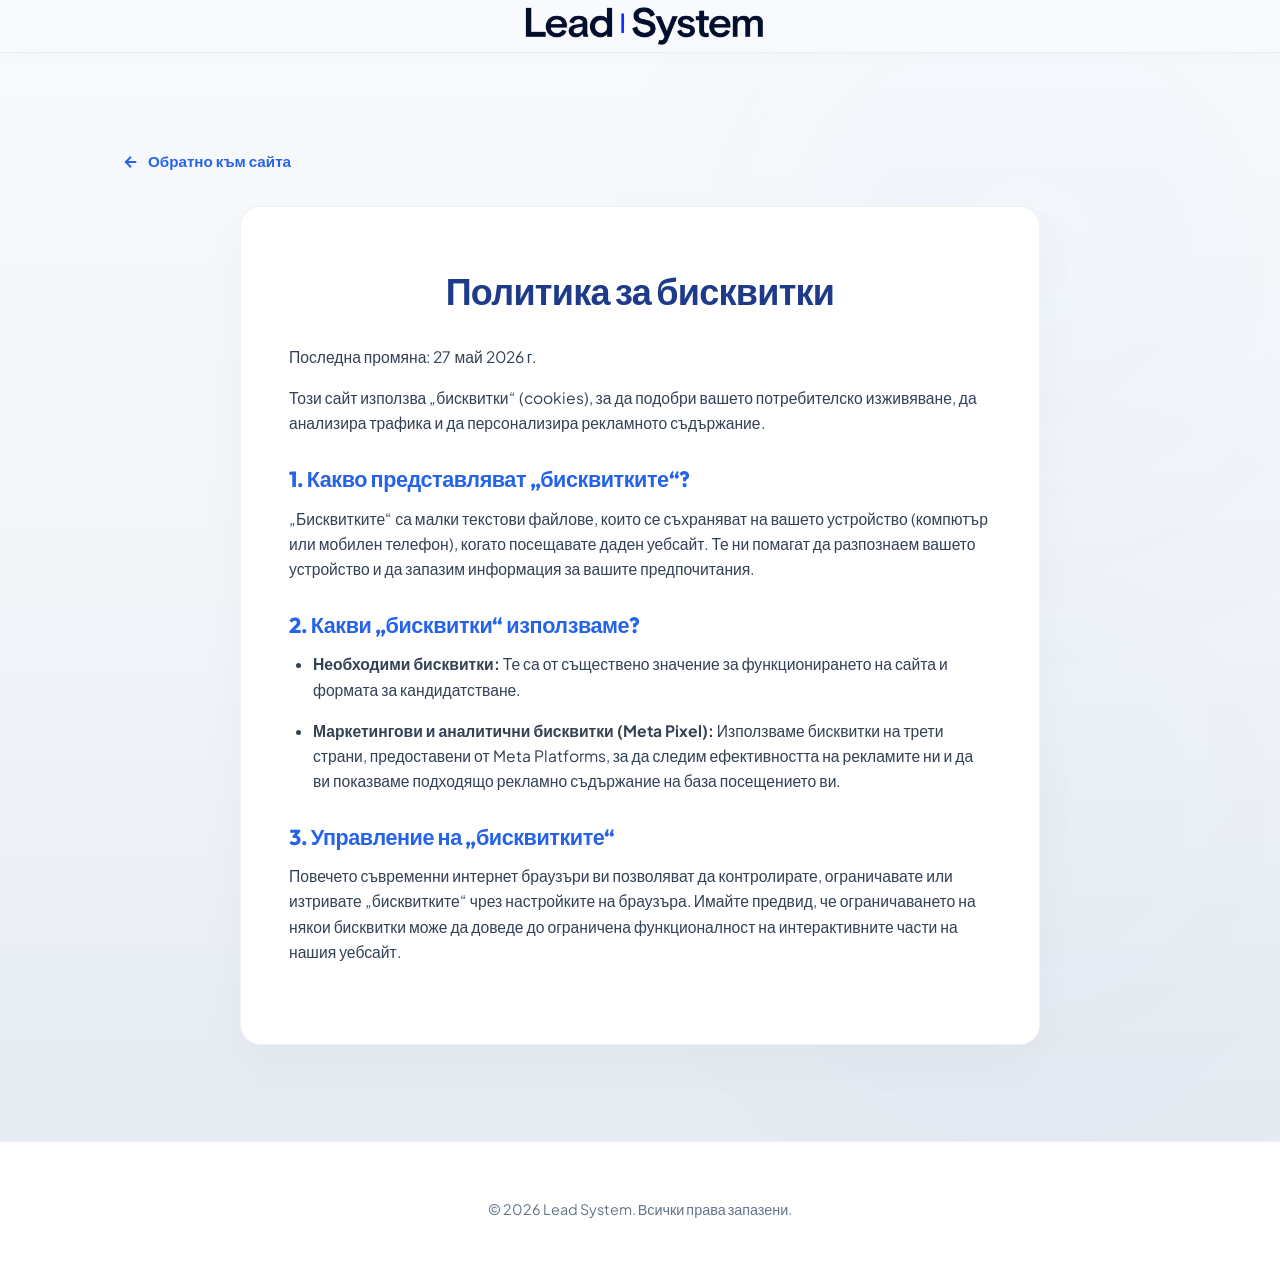
<file: cookies.html>
<!DOCTYPE html>
<html lang="bg">
<head>
    <meta charset="UTF-8">
    <meta name="viewport" content="width=device-width, initial-scale=1.0">
    <title>Политика за бисквитки - Lead System</title>
    <link rel="stylesheet" href="styles.css">
    <style>
        .legal-section {
            padding: 6rem 0;
            min-height: 80vh;
        }
        .legal-card {
            background: #FFFFFF;
            border: 1px solid rgba(15, 23, 42, 0.06);
            padding: 4rem 3rem;
            border-radius: 20px;
            box-shadow: 0 20px 50px rgba(15, 23, 42, 0.03);
            max-width: 800px;
            margin: 0 auto;
        }
        .legal-title {
            font-size: 2.25rem;
            font-weight: 900;
            margin-bottom: 2rem;
            color: var(--blue-5);
            text-align: center;
        }
        .legal-content h3 {
            font-size: 1.35rem;
            margin-top: 2rem;
            margin-bottom: 0.85rem;
            color: var(--blue-3);
            font-weight: 750;
        }
        .legal-content p, .legal-content li {
            font-size: 0.98rem;
            color: var(--text-secondary);
            margin-bottom: 1rem;
            line-height: 1.6;
        }
        .legal-content ul {
            margin-left: 1.5rem;
            margin-bottom: 1.25rem;
        }
        .btn-back {
            display: inline-flex;
            margin-bottom: 2rem;
            text-decoration: none;
            color: var(--blue-3);
            font-weight: 700;
            font-size: 0.95rem;
            align-items: center;
            gap: 0.5rem;
            transition: var(--transition-premium);
        }
        .btn-back:hover {
            color: var(--blue-5);
            transform: translateX(-3px);
        }
        @media (max-width: 600px) {
            .legal-card {
                padding: 2.5rem 1.5rem;
            }
            .legal-title {
                font-size: 1.75rem;
            }
        }
    </style>
</head>
<body>

    <!-- Декоративни фонови сияния -->
    <div class="ambient-glow glow-top-right"></div>
    <div class="ambient-glow glow-bottom-right"></div>

    <header>
        <div class="container header-container" style="justify-content: center;">
            <a href="index.html" class="logo">
                <img src="logo.png" alt="Lead System" class="logo-img">
            </a>
        </div>
    </header>

    <section class="legal-section">
        <div class="container">
            <a href="index.html" class="btn-back">
                <svg width="18" height="18" viewBox="0 0 24 24" fill="none" stroke="currentColor" stroke-width="2.5"><path d="M19 12H5M12 19l-7-7 7-7"/></svg>
                Обратно към сайта
            </a>
            
            <div class="legal-card reveal active">
                <h1 class="legal-title">Политика за бисквитки</h1>
                
                <div class="legal-content">
                    <p>Последна промяна: 27 май 2026 г.</p>
                    
                    <p>Този сайт използва „бисквитки“ (cookies), за да подобри вашето потребителско изживяване, да анализира трафика и да персонализира рекламното съдържание.</p>
                    
                    <h3>1. Какво представляват „бисквитките“?</h3>
                    <p>„Бисквитките“ са малки текстови файлове, които се съхраняват на вашето устройство (компютър или мобилен телефон), когато посещавате даден уебсайт. Те ни помагат да разпознаем вашето устройство и да запазим информация за вашите предпочитания.</p>
                    
                    <h3>2. Какви „бисквитки“ използваме?</h3>
                    <ul>
                        <li><strong>Необходими бисквитки:</strong> Те са от съществено значение за функционирането на сайта и формата за кандидатстване.</li>
                        <li><strong>Маркетингови и аналитични бисквитки (Meta Pixel):</strong> Използваме бисквитки на трети страни, предоставени от Meta Platforms, за да следим ефективността на рекламите ни и да ви показваме подходящо рекламно съдържание на база посещението ви.</li>
                    </ul>
                    
                    <h3>3. Управление на „бисквитките“</h3>
                    <p>Повечето съвременни интернет браузъри ви позволяват да контролирате, ограничавате или изтривате „бисквитките“ чрез настройките на браузъра. Имайте предвид, че ограничаването на някои бисквитки може да доведе до ограничена функционалност на интерактивните части на нашия уебсайт.</p>
                </div>
            </div>
        </div>
    </section>

    <footer>
        <div class="container footer-container" style="justify-content: center; text-align: center;">
            <div class="footer-copy">
                &copy; 2026 Lead System. Всички права запазени.
            </div>
        </div>
    </footer>

</body>
</html>
</file>
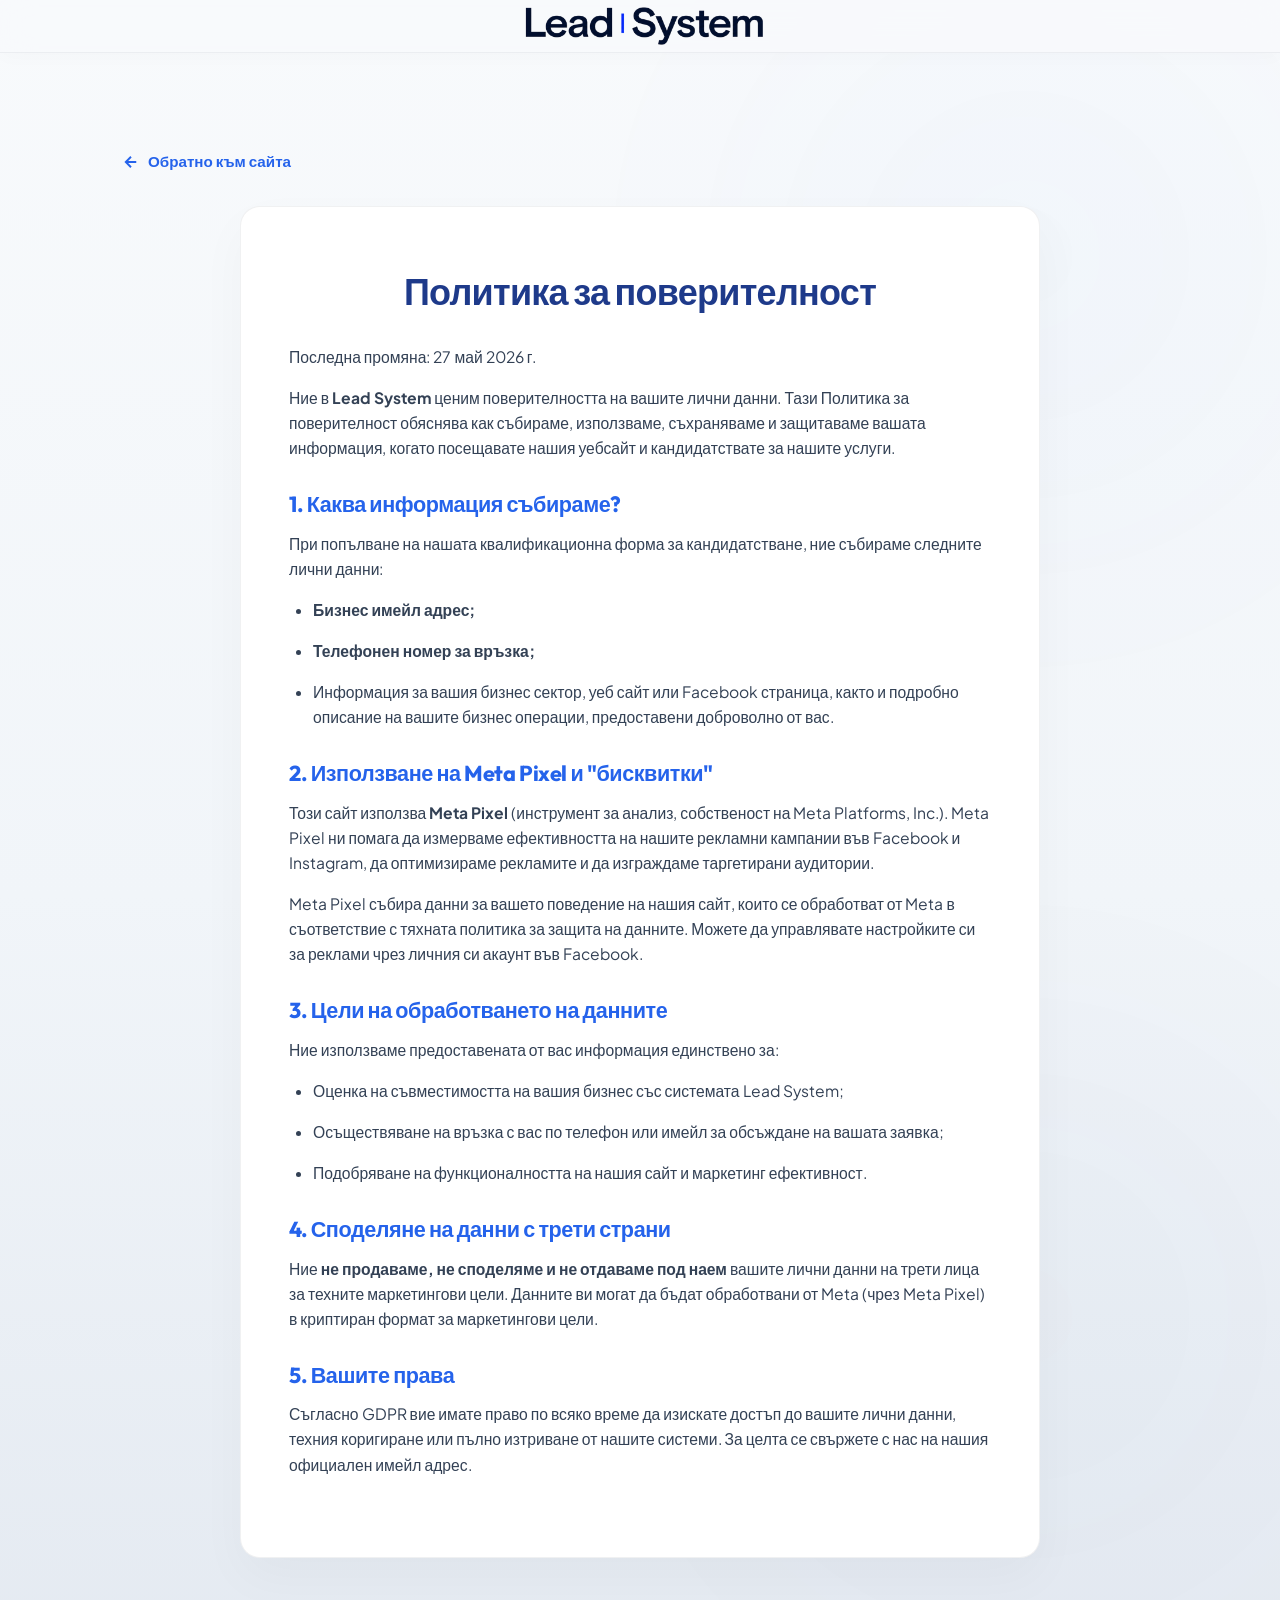
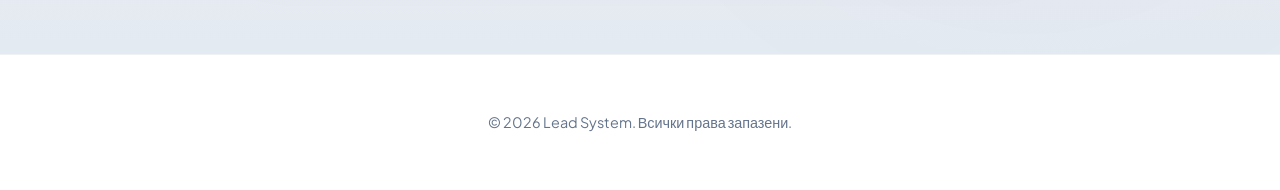
<file: privacy-policy.html>
<!DOCTYPE html>
<html lang="bg">
<head>
    <meta charset="UTF-8">
    <meta name="viewport" content="width=device-width, initial-scale=1.0">
    <title>Политика за поверителност - Lead System</title>
    <link rel="stylesheet" href="styles.css">
    <style>
        .legal-section {
            padding: 6rem 0;
            min-height: 80vh;
        }
        .legal-card {
            background: #FFFFFF;
            border: 1px solid rgba(15, 23, 42, 0.06);
            padding: 4rem 3rem;
            border-radius: 20px;
            box-shadow: 0 20px 50px rgba(15, 23, 42, 0.03);
            max-width: 800px;
            margin: 0 auto;
        }
        .legal-title {
            font-size: 2.25rem;
            font-weight: 900;
            margin-bottom: 2rem;
            color: var(--blue-5);
            text-align: center;
        }
        .legal-content h3 {
            font-size: 1.35rem;
            margin-top: 2rem;
            margin-bottom: 0.85rem;
            color: var(--blue-3);
            font-weight: 750;
        }
        .legal-content p, .legal-content li {
            font-size: 0.98rem;
            color: var(--text-secondary);
            margin-bottom: 1rem;
            line-height: 1.6;
        }
        .legal-content ul {
            margin-left: 1.5rem;
            margin-bottom: 1.25rem;
        }
        .btn-back {
            display: inline-flex;
            margin-bottom: 2rem;
            text-decoration: none;
            color: var(--blue-3);
            font-weight: 700;
            font-size: 0.95rem;
            align-items: center;
            gap: 0.5rem;
            transition: var(--transition-premium);
        }
        .btn-back:hover {
            color: var(--blue-5);
            transform: translateX(-3px);
        }
        @media (max-width: 600px) {
            .legal-card {
                padding: 2.5rem 1.5rem;
            }
            .legal-title {
                font-size: 1.75rem;
            }
        }
    </style>
</head>
<body>

    <!-- Декоративни фонови сияния -->
    <div class="ambient-glow glow-top-right"></div>
    <div class="ambient-glow glow-bottom-right"></div>

    <header>
        <div class="container header-container" style="justify-content: center;">
            <a href="index.html" class="logo">
                <img src="logo.png" alt="Lead System" class="logo-img">
            </a>
        </div>
    </header>

    <section class="legal-section">
        <div class="container">
            <a href="index.html" class="btn-back">
                <svg width="18" height="18" viewBox="0 0 24 24" fill="none" stroke="currentColor" stroke-width="2.5"><path d="M19 12H5M12 19l-7-7 7-7"/></svg>
                Обратно към сайта
            </a>
            
            <div class="legal-card reveal active">
                <h1 class="legal-title">Политика за поверителност</h1>
                
                <div class="legal-content">
                    <p>Последна промяна: 27 май 2026 г.</p>
                    
                    <p>Ние в <strong>Lead System</strong> ценим поверителността на вашите лични данни. Тази Политика за поверителност обяснява как събираме, използваме, съхраняваме и защитаваме вашата информация, когато посещавате нашия уебсайт и кандидатствате за нашите услуги.</p>
                    
                    <h3>1. Каква информация събираме?</h3>
                    <p>При попълване на нашата квалификационна форма за кандидатстване, ние събираме следните лични данни:</p>
                    <ul>
                        <li><strong>Бизнес имейл адрес;</strong></li>
                        <li><strong>Телефонен номер за връзка;</strong></li>
                        <li>Информация за вашия бизнес сектор, уеб сайт или Facebook страница, както и подробно описание на вашите бизнес операции, предоставени доброволно от вас.</li>
                    </ul>
                    
                    <h3>2. Използване на Meta Pixel и "бисквитки"</h3>
                    <p>Този сайт използва <strong>Meta Pixel</strong> (инструмент за анализ, собственост на Meta Platforms, Inc.). Meta Pixel ни помага да измерваме ефективността на нашите рекламни кампании във Facebook и Instagram, да оптимизираме рекламите и да изграждаме таргетирани аудитории.</p>
                    <p>Meta Pixel събира данни за вашето поведение на нашия сайт, които се обработват от Meta в съответствие с тяхната политика за защита на данните. Можете да управлявате настройките си за реклами чрез личния си акаунт във Facebook.</p>
                    
                    <h3>3. Цели на обработването на данните</h3>
                    <p>Ние използваме предоставената от вас информация единствено за:</p>
                    <ul>
                        <li>Оценка на съвместимостта на вашия бизнес със системата Lead System;</li>
                        <li>Осъществяване на връзка с вас по телефон или имейл за обсъждане на вашата заявка;</li>
                        <li>Подобряване на функционалността на нашия сайт и маркетинг ефективност.</li>
                    </ul>
                    
                    <h3>4. Споделяне на данни с трети страни</h3>
                    <p>Ние <strong>не продаваме, не споделяме и не отдаваме под наем</strong> вашите лични данни на трети лица за техните маркетингови цели. Данните ви могат да бъдат обработвани от Meta (чрез Meta Pixel) в криптиран формат за маркетингови цели.</p>
                    
                    <h3>5. Вашите права</h3>
                    <p>Съгласно GDPR вие имате право по всяко време да изискате достъп до вашите лични данни, техния коригиране или пълно изтриване от нашите системи. За целта се свържете с нас на нашия официален имейл адрес.</p>
                </div>
            </div>
        </div>
    </section>

    <footer>
        <div class="container footer-container" style="justify-content: center; text-align: center;">
            <div class="footer-copy">
                &copy; 2026 Lead System. Всички права запазени.
            </div>
        </div>
    </footer>

</body>
</html>
</file>
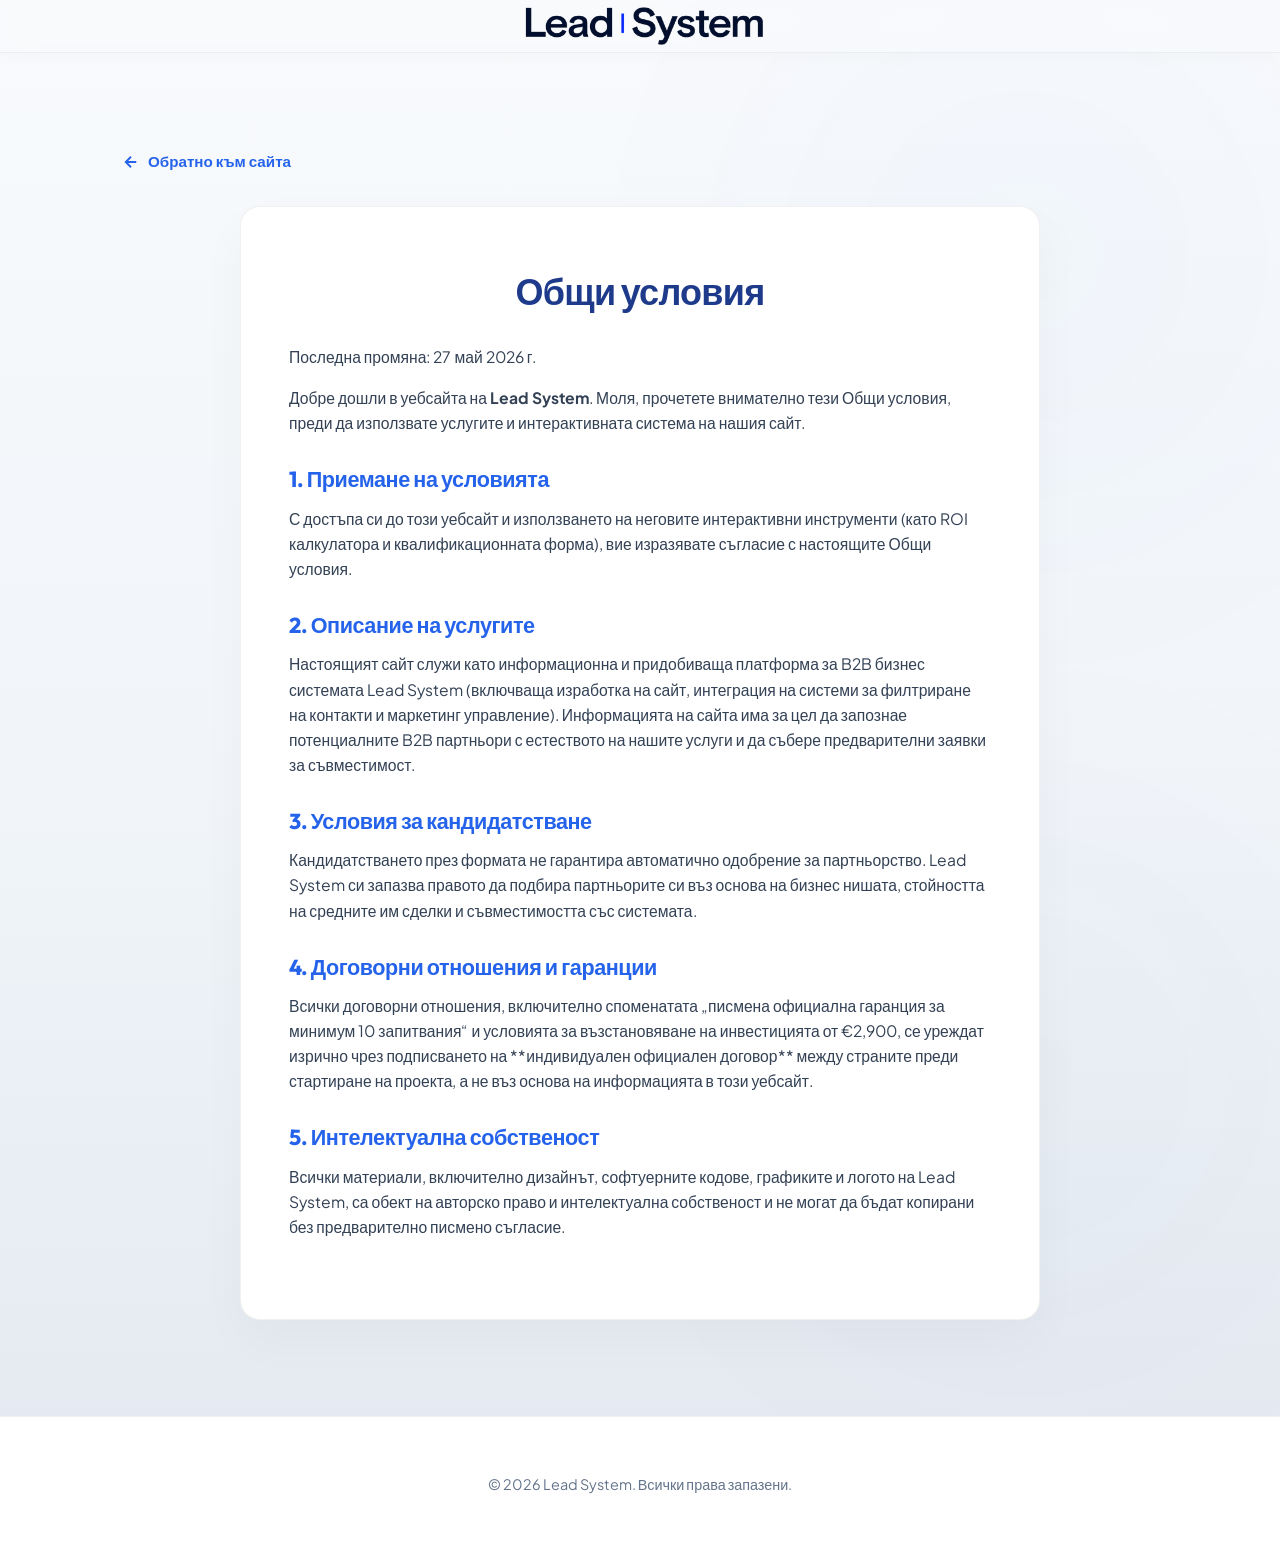
<file: terms.html>
<!DOCTYPE html>
<html lang="bg">
<head>
    <meta charset="UTF-8">
    <meta name="viewport" content="width=device-width, initial-scale=1.0">
    <title>Общи условия - Lead System</title>
    <link rel="stylesheet" href="styles.css">
    <style>
        .legal-section {
            padding: 6rem 0;
            min-height: 80vh;
        }
        .legal-card {
            background: #FFFFFF;
            border: 1px solid rgba(15, 23, 42, 0.06);
            padding: 4rem 3rem;
            border-radius: 20px;
            box-shadow: 0 20px 50px rgba(15, 23, 42, 0.03);
            max-width: 800px;
            margin: 0 auto;
        }
        .legal-title {
            font-size: 2.25rem;
            font-weight: 900;
            margin-bottom: 2rem;
            color: var(--blue-5);
            text-align: center;
        }
        .legal-content h3 {
            font-size: 1.35rem;
            margin-top: 2rem;
            margin-bottom: 0.85rem;
            color: var(--blue-3);
            font-weight: 750;
        }
        .legal-content p, .legal-content li {
            font-size: 0.98rem;
            color: var(--text-secondary);
            margin-bottom: 1rem;
            line-height: 1.6;
        }
        .legal-content ul {
            margin-left: 1.5rem;
            margin-bottom: 1.25rem;
        }
        .btn-back {
            display: inline-flex;
            margin-bottom: 2rem;
            text-decoration: none;
            color: var(--blue-3);
            font-weight: 700;
            font-size: 0.95rem;
            align-items: center;
            gap: 0.5rem;
            transition: var(--transition-premium);
        }
        .btn-back:hover {
            color: var(--blue-5);
            transform: translateX(-3px);
        }
        @media (max-width: 600px) {
            .legal-card {
                padding: 2.5rem 1.5rem;
            }
            .legal-title {
                font-size: 1.75rem;
            }
        }
    </style>
</head>
<body>

    <!-- Декоративни фонови сияния -->
    <div class="ambient-glow glow-top-right"></div>
    <div class="ambient-glow glow-bottom-right"></div>

    <header>
        <div class="container header-container" style="justify-content: center;">
            <a href="index.html" class="logo">
                <img src="logo.png" alt="Lead System" class="logo-img">
            </a>
        </div>
    </header>

    <section class="legal-section">
        <div class="container">
            <a href="index.html" class="btn-back">
                <svg width="18" height="18" viewBox="0 0 24 24" fill="none" stroke="currentColor" stroke-width="2.5"><path d="M19 12H5M12 19l-7-7 7-7"/></svg>
                Обратно към сайта
            </a>
            
            <div class="legal-card reveal active">
                <h1 class="legal-title">Общи условия</h1>
                
                <div class="legal-content">
                    <p>Последна промяна: 27 май 2026 г.</p>
                    
                    <p>Добре дошли в уебсайта на <strong>Lead System</strong>. Моля, прочетете внимателно тези Общи условия, преди да използвате услугите и интерактивната система на нашия сайт.</p>
                    
                    <h3>1. Приемане на условията</h3>
                    <p>С достъпа си до този уебсайт и използването на неговите интерактивни инструменти (като ROI калкулатора и квалификационната форма), вие изразявате съгласие с настоящите Общи условия.</p>
                    
                    <h3>2. Описание на услугите</h3>
                    <p>Настоящият сайт служи като информационна и придобиваща платформа за B2B бизнес системата Lead System (включваща изработка на сайт, интеграция на системи за филтриране на контакти и маркетинг управление). Информацията на сайта има за цел да запознае потенциалните B2B партньори с естеството на нашите услуги и да събере предварителни заявки за съвместимост.</p>
                    
                    <h3>3. Условия за кандидатстване</h3>
                    <p>Кандидатстването през формата не гарантира автоматично одобрение за партньорство. Lead System си запазва правото да подбира партньорите си въз основа на бизнес нишата, стойността на средните им сделки и съвместимостта със системата.</p>
                    
                    <h3>4. Договорни отношения и гаранции</h3>
                    <p>Всички договорни отношения, включително споменатата „писмена официална гаранция за минимум 10 запитвания“ и условията за възстановяване на инвестицията от €2,900, се уреждат изрично чрез подписването на **индивидуален официален договор** между страните преди стартиране на проекта, а не въз основа на информацията в този уебсайт.</p>
                    
                    <h3>5. Интелектуална собственост</h3>
                    <p>Всички материали, включително дизайнът, софтуерните кодове, графиките и логото на Lead System, са обект на авторско право и интелектуална собственост и не могат да бъдат копирани без предварително писмено съгласие.</p>
                </div>
            </div>
        </div>
    </section>

    <footer>
        <div class="container footer-container" style="justify-content: center; text-align: center;">
            <div class="footer-copy">
                &copy; 2026 Lead System. Всички права запазени.
            </div>
        </div>
    </footer>

</body>
</html>
</file>
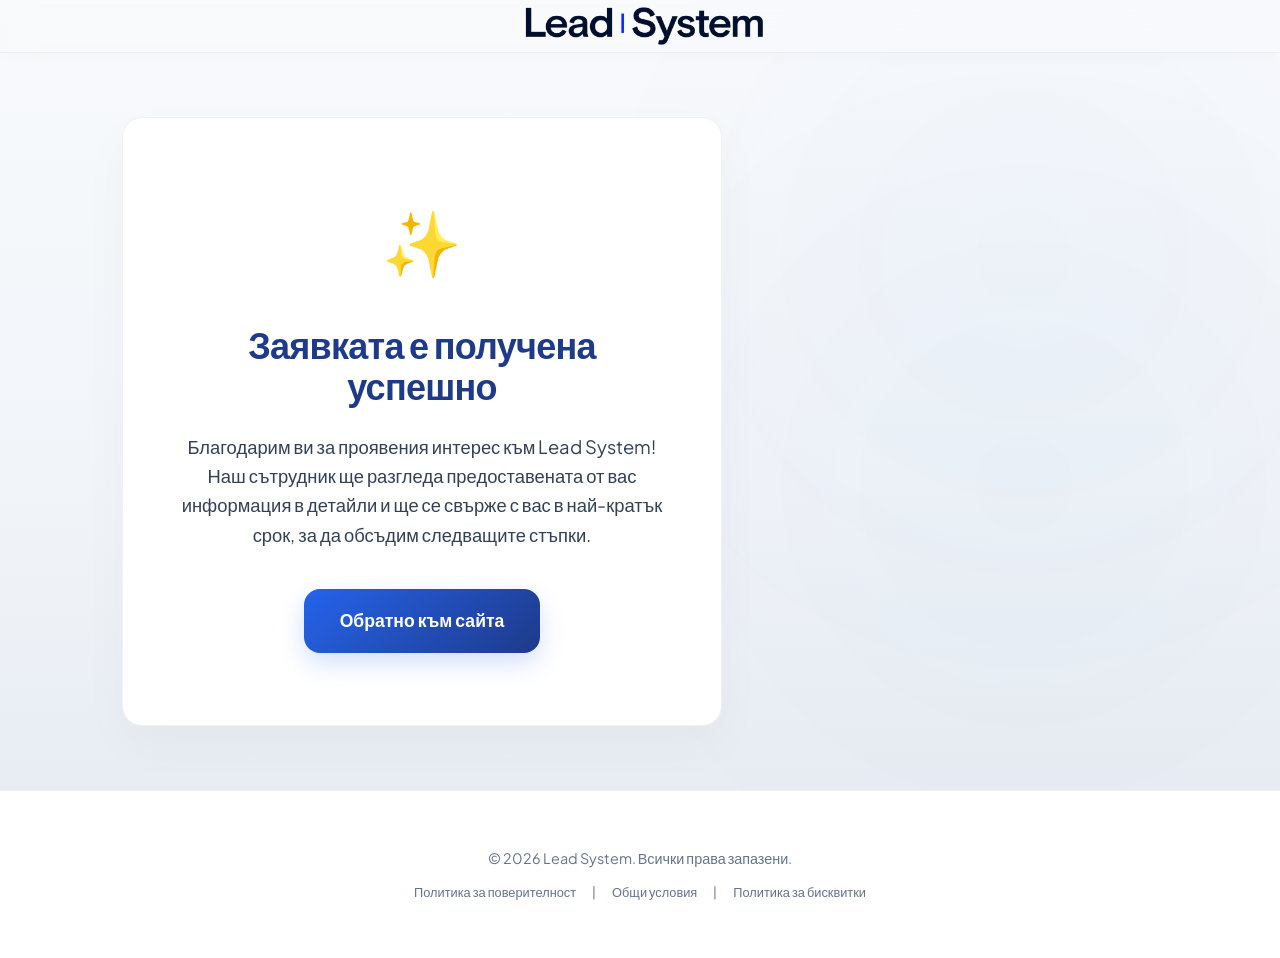
<file: thank-you.html>
<!DOCTYPE html>
<html lang="bg">
<head>
    <meta charset="UTF-8">
    <meta name="viewport" content="width=device-width, initial-scale=1.0">
    <title>Благодарим ви - Lead System</title>
    <link rel="stylesheet" href="styles.css">
    <style>
        .thank-you-section {
            min-height: 80vh;
            display: flex;
            align-items: center;
            justify-content: center;
            text-align: center;
            padding: 4rem 2rem;
        }
        .thank-you-card {
            background: #FFFFFF;
            border: 1px solid rgba(15, 23, 42, 0.06);
            padding: 4.5rem 3.5rem;
            border-radius: 20px;
            box-shadow: 0 20px 50px rgba(15, 23, 42, 0.03);
            max-width: 600px;
            width: 100%;
        }
        .thank-you-icon {
            font-size: 4rem;
            margin-bottom: 2rem;
        }
        .thank-you-title {
            font-size: 2.25rem;
            font-weight: 900;
            margin-bottom: 1.5rem;
            color: var(--blue-5);
        }
        .thank-you-text {
            font-size: 1.15rem;
            color: var(--text-secondary);
            line-height: 1.6;
            margin-bottom: 2.5rem;
        }
    </style>
</head>
<body>

    <!-- Декоративни атмосферни сияния -->
    <div class="ambient-glow glow-top-right"></div>
    <div class="ambient-glow glow-bottom-right"></div>

    <header>
        <div class="container header-container" style="justify-content: center;">
            <a href="index.html" class="logo">
                <img src="logo.png" alt="Lead System" class="logo-img">
            </a>
        </div>
    </header>

    <section class="thank-you-section">
        <div class="container">
            <div class="thank-you-card reveal active">
                <div class="thank-you-icon">✨</div>
                <h1 class="thank-you-title">Заявката е получена успешно</h1>
                <p class="thank-you-text">
                    Благодарим ви за проявения интерес към Lead System! Наш сътрудник ще разгледа предоставената от вас информация в детайли и ще се свърже с вас в най-кратък срок, за да обсъдим следващите стъпки.
                </p>
                <a href="index.html" class="btn-premium btn-blue">
                    Обратно към сайта
                </a>
            </div>
        </div>
    </section>

    <footer>
        <div class="container footer-container" style="justify-content: center; text-align: center; flex-direction: column; gap: 0.75rem;">
            <div class="footer-copy">
                &copy; 2026 Lead System. Всички права запазени.
            </div>
            <div class="footer-legal-links" style="display: flex; gap: 1rem; justify-content: center; font-size: 0.8rem; flex-wrap: wrap;">
                <a href="privacy-policy.html" style="color: var(--text-muted); text-decoration: none; transition: var(--transition-premium);">Политика за поверителност</a>
                <span style="color: var(--text-muted);">|</span>
                <a href="terms.html" style="color: var(--text-muted); text-decoration: none; transition: var(--transition-premium);">Общи условия</a>
                <span style="color: var(--text-muted);">|</span>
                <a href="cookies.html" style="color: var(--text-muted); text-decoration: none; transition: var(--transition-premium);">Политика за бисквитки</a>
            </div>
        </div>
    </footer>

</body>
</html>
</file>
<file: styles.css>
/*
 * Lead System - CSS Design System (Light Premium Theme - Refined)
 * Оптимизиран за максимално доверие, сигурност и банкова тежест.
 * Всички анимации са направени изключително плавни, нежни и елегантни.
 */

@import url('https://fonts.googleapis.com/css2?family=Outfit:wght@300;400;500;600;700;800;900&family=Plus+Jakarta+Sans:wght@300;400;500;600;700&display=swap');

/* --- Ресет и базови стилове --- */
*, *::before, *::after {
    box-sizing: border-box;
    margin: 0;
    padding: 0;
}

:root {
    /* Цветова палитра - Институционално Доверие и Сигурност */
    --color-bg-deep: #F8FAFC;
    --color-bg-card: rgba(255, 255, 255, 0.85);
    --color-border-glass: rgba(37, 99, 235, 0.08);
    --color-border-glass-hover: rgba(37, 99, 235, 0.22);
    
    /* Кралско синьо */
    --blue-1: #EFF6FF;
    --blue-2: #DBEAFE;
    --blue-3: #2563EB;
    --blue-4: #1D4ED8;
    --blue-5: #1E3A8A;
    --blue-gradient: linear-gradient(135deg, #1E3A8A 0%, #2563EB 60%, #3B82F6 100%);
    --blue-glow: 0 10px 25px rgba(37, 99, 235, 0.12);
    
    /* Сребърно-платинени градиенти за заглавията */
    --platinum-gradient: linear-gradient(135deg, #0F172A 0%, #1E293B 50%, #475569 100%);
    
    /* Текстови цветове */
    --text-primary: #0F172A;
    --text-secondary: #334155;
    --text-muted: #64748B;
    
    /* Шрифтове */
    --font-heading: 'Outfit', sans-serif;
    --font-body: 'Plus Jakarta Sans', sans-serif;
    
    /* Свръх-плавни анимации (Cubic Bezier за нежен преход) */
    --transition-premium: all 0.8s cubic-bezier(0.25, 1, 0.5, 1);
    --transition-bounce: all 0.6s cubic-bezier(0.34, 1.56, 0.64, 1);
    --radius-premium: 16px;
    --max-width-content: 1100px;
}

html {
    scroll-behavior: smooth;
    font-size: 16px;
    background-color: var(--color-bg-deep);
    color: var(--text-primary);
    font-family: var(--font-body);
    -webkit-font-smoothing: antialiased;
    overflow-x: hidden;
}

body {
    overflow-x: hidden;
    position: relative;
    line-height: 1.6;
    background: linear-gradient(180deg, #F8FAFC 0%, #F1F5F9 50%, #E2E8F0 100%);
}

/* --- Фонови сияния --- */
.ambient-glow {
    position: absolute;
    width: 60vw;
    height: 60vw;
    border-radius: 50%;
    pointer-events: none;
    z-index: 0;
    opacity: 0.04;
    filter: blur(140px);
}

.glow-top-right {
    top: -10vw;
    right: -10vw;
    background: radial-gradient(circle, var(--blue-3) 0%, transparent 70%);
}

.glow-mid-left {
    top: 120vh;
    left: -20vw;
    background: radial-gradient(circle, #0284c7 0%, transparent 70%);
}

.glow-bottom-right {
    bottom: 10vh;
    right: -10vw;
    background: radial-gradient(circle, var(--blue-5) 0%, transparent 70%);
}

/* --- Типография --- */
h1, h2, h3, h4 {
    font-family: var(--font-heading);
    font-weight: 700;
    letter-spacing: -0.02em;
    line-height: 1.15;
    transition: var(--transition-premium);
}

.text-blue-gradient {
    background: var(--blue-gradient);
    -webkit-background-clip: text;
    -webkit-text-fill-color: transparent;
    background-clip: text;
}

.text-platinum-gradient {
    background: var(--platinum-gradient);
    -webkit-background-clip: text;
    -webkit-text-fill-color: transparent;
    background-clip: text;
}

p {
    font-size: 1.125rem;
    color: var(--text-secondary);
    font-weight: 400;
    transition: var(--transition-premium);
}

/* --- Layout --- */
.container {
    width: 100%;
    max-width: var(--max-width-content);
    margin: 0 auto;
    padding: 0 2rem;
    position: relative;
    z-index: 10;
}

section {
    padding: 4.5rem 0;
    position: relative;
    z-index: 5;
}

/* --- Хедър --- */
header {
    padding: 0.45rem 0;
    position: sticky;
    top: 0;
    z-index: 100;
    backdrop-filter: blur(16px);
    -webkit-backdrop-filter: blur(16px);
    border-bottom: 1px solid rgba(15, 23, 42, 0.05);
    background: rgba(248, 250, 252, 0.85);
    box-shadow: 0 4px 20px rgba(15, 23, 42, 0.02);
    transition: var(--transition-premium);
}

.header-container {
    display: flex;
    justify-content: space-between;
    align-items: center;
}

@media (max-width: 600px) {
    .header-container {
        flex-direction: column;
        gap: 0.5rem;
        align-items: center;
        text-align: center;
    }
}

.logo {
    display: flex;
    align-items: center;
    gap: 0.6rem;
    text-decoration: none;
    font-family: var(--font-heading);
    font-weight: 800;
    font-size: 1.35rem;
    letter-spacing: -0.03em;
}

.logo-img {
    height: 38px;
    width: auto;
    display: block;
}

.logo-icon {
    display: flex;
    align-items: center;
    justify-content: center;
    width: 32px;
    height: 32px;
    border-radius: 8px;
    background: linear-gradient(135deg, var(--blue-3) 0%, #60A5FA 100%);
    box-shadow: var(--blue-glow);
    position: relative;
}

.logo-icon::before {
    content: '';
    position: absolute;
    inset: 1px;
    background: #FFFFFF;
    border-radius: 7px;
    z-index: 1;
}

.logo-icon span {
    font-size: 1.1rem;
    font-weight: 900;
    position: relative;
    z-index: 2;
    background: var(--blue-gradient);
    -webkit-background-clip: text;
    -webkit-text-fill-color: transparent;
}

.logo-text {
    color: var(--text-primary);
}

.logo-text span {
    color: var(--blue-3);
}

.header-badge {
    display: none;
}

/* --- ВАЖНА СЕКЦИЯ: Нишово Предупреждение --- */
.niche-alert-box {
    background: rgba(37, 99, 235, 0.04);
    border: 1px solid rgba(37, 99, 235, 0.12);
    border-radius: 12px;
    padding: 1.25rem 2rem;
    max-width: 800px;
    margin: 0 auto 3rem;
    display: flex;
    align-items: center;
    gap: 1.25rem;
    text-align: left;
    box-shadow: 0 4px 15px rgba(15, 23, 42, 0.01);
}

@media (max-width: 650px) {
    .niche-alert-box {
        flex-direction: column;
        text-align: center;
        padding: 1.5rem;
    }
}

.niche-alert-icon {
    font-size: 1.75rem;
    flex-shrink: 0;
}

.niche-alert-text {
    font-size: 0.95rem;
    color: var(--text-secondary);
    line-height: 1.45;
}

.niche-alert-text strong {
    color: var(--blue-5);
}

/* --- Hero Секция --- */
.hero-section {
    padding-top: 1.75rem;
    padding-bottom: 4.5rem;
    text-align: center;
}

.badge-exclusive {
    display: inline-flex;
    align-items: center;
    gap: 0.5rem;
    background: rgba(255, 255, 255, 0.6);
    border: 1px solid rgba(15, 23, 42, 0.06);
    padding: 0.5rem 1rem;
    border-radius: 100px;
    font-size: 0.85rem;
    font-weight: 600;
    color: var(--text-secondary);
    margin-bottom: 1.5rem;
    font-family: var(--font-heading);
    box-shadow: 0 2px 10px rgba(15, 23, 42, 0.02);
}

.badge-exclusive span {
    display: inline-block;
    width: 8px;
    height: 8px;
    background-color: var(--blue-3);
    border-radius: 50%;
    box-shadow: 0 0 8px var(--blue-3);
    animation: pulse 2s infinite;
}

.hero-title {
    font-size: 3.75rem;
    font-weight: 800;
    max-width: 950px;
    margin: 0 auto 1.5rem;
    letter-spacing: -0.03em;
    line-height: 1.1;
    color: var(--text-primary);
}

@media (max-width: 768px) {
    .hero-title {
        font-size: 2.25rem;
    }
}

.hero-subtitle {
    font-size: 1.25rem;
    max-width: 720px;
    margin: 0 auto 2.5rem;
    line-height: 1.5;
    color: var(--text-secondary);
}

.cta-group {
    display: flex;
    flex-direction: column;
    align-items: center;
    gap: 1rem;
}

/* --- Премиум Бутони --- */
.btn-premium {
    display: inline-flex;
    align-items: center;
    justify-content: center;
    gap: 0.75rem;
    padding: 1.1rem 2.25rem;
    font-family: var(--font-heading);
    font-size: 1.1rem;
    font-weight: 700;
    text-decoration: none;
    border-radius: var(--radius-premium);
    cursor: pointer;
    position: relative;
    overflow: hidden;
    transition: var(--transition-premium);
    border: none;
}

.btn-blue {
    background: linear-gradient(135deg, #2563EB 0%, #1E3A8A 100%);
    color: #FFFFFF;
    box-shadow: 0 10px 25px rgba(37, 99, 235, 0.2);
}

.btn-blue:hover {
    transform: translateY(-3px) scale(1.02);
    box-shadow: 0 15px 30px rgba(37, 99, 235, 0.3);
}

.btn-blue:active {
    transform: translateY(-1px);
}

.btn-outline {
    background: rgba(255, 255, 255, 0.8);
    border: 1px solid rgba(15, 23, 42, 0.1);
    color: var(--text-primary);
    box-shadow: 0 2px 10px rgba(15, 23, 42, 0.02);
}

.btn-outline:hover {
    background: #FFFFFF;
    border-color: rgba(15, 23, 42, 0.2);
    transform: translateY(-2px);
    box-shadow: 0 5px 15px rgba(15, 23, 42, 0.05);
}

.cta-subtext {
    font-size: 0.85rem;
    color: var(--text-muted);
    display: flex;
    align-items: center;
    gap: 0.4rem;
}

/* --- Секция 2: Психологическо Осъзнаване --- */
.socratic-section {
    background: linear-gradient(180deg, transparent 0%, rgba(30, 58, 138, 0.02) 50%, transparent 100%);
}

.section-tag {
    font-family: var(--font-heading);
    font-size: 0.85rem;
    font-weight: 800;
    color: var(--blue-3);
    text-transform: uppercase;
    letter-spacing: 0.12em;
    margin-bottom: 1rem;
    text-align: center;
    display: block;
}

.section-title {
    font-size: 2.5rem;
    font-weight: 800;
    text-align: center;
    max-width: 800px;
    margin: 0 auto 2.5rem;
    letter-spacing: -0.02em;
    color: var(--text-primary);
}

@media (max-width: 768px) {
    .section-title {
        font-size: 1.85rem;
    }
}

.question-grid {
    display: grid;
    grid-template-columns: repeat(3, 1fr);
    gap: 2rem;
    margin-bottom: 3rem;
}

@media (max-width: 900px) {
    .question-grid {
        grid-template-columns: 1fr;
        gap: 1.5rem;
    }
}

/* Карти със свръх плавни анимации */
.glass-card {
    background: var(--color-bg-card);
    border: 1px solid var(--color-border-glass);
    border-radius: var(--radius-premium);
    padding: 2.75rem 2rem;
    position: relative;
    overflow: hidden;
    backdrop-filter: blur(12px);
    -webkit-backdrop-filter: blur(12px);
    box-shadow: 0 15px 35px rgba(15, 23, 42, 0.03), 0 1px 3px rgba(15, 23, 42, 0.01);
    transition: var(--transition-premium);
}

.glass-card::before {
    content: '';
    position: absolute;
    top: 0;
    left: 0;
    width: 100%;
    height: 4px;
    background: transparent;
    transition: var(--transition-premium);
}

.glass-card:hover {
    transform: translateY(-8px) scale(1.01);
    border-color: var(--color-border-glass-hover);
    box-shadow: 0 25px 45px rgba(15, 23, 42, 0.06), 0 2px 5px rgba(15, 23, 42, 0.02);
}

.glass-card:hover::before {
    background: linear-gradient(90deg, var(--blue-3), #60A5FA);
}

.card-num {
    font-family: var(--font-heading);
    font-size: 2.75rem;
    font-weight: 900;
    background: linear-gradient(180deg, rgba(37, 99, 235, 0.12) 0%, rgba(37, 99, 235, 0) 100%);
    -webkit-background-clip: text;
    -webkit-text-fill-color: transparent;
    margin-bottom: 1.25rem;
    line-height: 1;
}

.card-question {
    font-family: var(--font-heading);
    font-size: 1.25rem;
    font-weight: 750;
    color: var(--text-primary);
    margin-bottom: 1rem;
    line-height: 1.35;
}

.card-desc {
    font-size: 0.95rem;
    color: var(--text-secondary);
    line-height: 1.5;
}

/* --- Секция 3: Механизмът --- */
.mechanism-section {
    border-top: 1px solid rgba(15, 23, 42, 0.04);
}

.timeline {
    position: relative;
    max-width: 800px;
    margin: 3.5rem auto 0;
}

.timeline::before {
    content: '';
    position: absolute;
    top: 0;
    bottom: 0;
    left: 50%;
    width: 2px;
    background: linear-gradient(180deg, var(--blue-3) 0%, #60A5FA 100%);
    opacity: 0.15;
    transform: translateX(-50%);
}

@media (max-width: 768px) {
    .timeline::before {
        left: 20px;
    }
}

.timeline-item {
    display: flex;
    justify-content: space-between;
    align-items: center;
    margin-bottom: 4.5rem;
    position: relative;
    transition: var(--transition-premium);
}

.timeline-item:last-child {
    margin-bottom: 0;
}

.timeline-img-holder {
    width: 45%;
    display: flex;
    justify-content: center;
    transition: var(--transition-premium);
}

.timeline-content-holder {
    width: 45%;
    transition: var(--transition-premium);
}

.timeline-item:nth-child(even) {
    flex-direction: row-reverse;
}

@media (max-width: 768px) {
    .timeline-item, .timeline-item:nth-child(even) {
        flex-direction: column-reverse;
        align-items: flex-start;
        padding-left: 50px;
        margin-bottom: 3.5rem;
    }
    .timeline-img-holder, .timeline-content-holder {
        width: 100%;
        justify-content: flex-start;
    }
    .timeline-img-holder {
        margin-top: 1.25rem;
    }
}

.timeline-dot {
    position: absolute;
    left: 50%;
    top: 20px;
    width: 20px;
    height: 20px;
    background: #F8FAFC;
    border: 3px solid var(--blue-3);
    border-radius: 50%;
    transform: translateX(-50%);
    box-shadow: 0 0 10px rgba(37, 99, 235, 0.2);
    z-index: 10;
    transition: var(--transition-premium);
}

.timeline-item:nth-child(even) .timeline-dot {
    border-color: #60A5FA;
    box-shadow: 0 0 10px rgba(96, 165, 250, 0.2);
}

@media (max-width: 768px) {
    .timeline-dot {
        left: 20px;
    }
}

.timeline-step {
    font-family: var(--font-heading);
    font-size: 0.9rem;
    font-weight: 700;
    color: var(--blue-3);
    text-transform: uppercase;
    letter-spacing: 0.08em;
    margin-bottom: 0.6rem;
    display: block;
}

.timeline-item:nth-child(even) .timeline-step {
    color: #60A5FA;
}

.timeline-title {
    font-size: 1.6rem;
    font-weight: 800;
    margin-bottom: 0.85rem;
    letter-spacing: -0.01em;
    color: var(--text-primary);
}

.timeline-desc {
    color: var(--text-secondary);
    font-size: 1rem;
    line-height: 1.55;
}

/* Върнати оригинални дъски/таблици за стъпките */
.premium-graphic {
    background: #FFFFFF;
    border: 1px solid rgba(37, 99, 235, 0.08);
    border-radius: 14px;
    padding: 1.75rem 2rem;
    width: 100%;
    max-width: 300px;
    position: relative;
    box-shadow: 0 10px 25px rgba(15, 23, 42, 0.03);
    transition: var(--transition-premium);
    display: flex;
    flex-direction: column;
    align-items: flex-start;
}

.timeline-item:hover .premium-graphic {
    transform: scale(1.05) translateY(-6px);
    box-shadow: 0 15px 35px rgba(37, 99, 235, 0.08);
    border-color: rgba(37, 99, 235, 0.2);
}

.graphic-lines-wrap {
    margin-top: 1.5rem;
    width: 100%;
}

.graphic-line {
    height: 8px;
    border-radius: 4px;
    background: rgba(15, 23, 42, 0.04);
    margin-bottom: 1rem;
    width: 100%;
    transition: var(--transition-premium);
}

.graphic-line:last-child {
    margin-bottom: 0;
}

.graphic-line.short { width: 60%; }
.graphic-line.med { width: 80%; }
.graphic-line.active { 
    background: linear-gradient(90deg, var(--blue-3), #60A5FA); 
    box-shadow: var(--blue-glow); 
}
.graphic-line.indigo { 
    background: linear-gradient(90deg, #16a34a, #4ade80); 
    box-shadow: 0 0 15px rgba(22, 163, 74, 0.2); 
}

.graphic-badge {
    display: inline-block;
    padding: 0.4rem 0.8rem;
    background: rgba(37, 99, 235, 0.06);
    border: 1px solid rgba(37, 99, 235, 0.15);
    border-radius: 30px;
    color: var(--blue-5);
    font-size: 0.8rem;
    font-family: var(--font-heading);
    font-weight: 700;
    transition: var(--transition-premium);
}

/* --- Секция 5: ROI Калкулатор --- */
.roi-section {
    border-top: 1px solid rgba(15, 23, 42, 0.04);
}

.roi-container {
    display: grid;
    grid-template-columns: 1.1fr 0.9fr;
    gap: 3.5rem;
    align-items: center;
    margin-top: 3rem;
}

@media (max-width: 900px) {
    .roi-container {
        grid-template-columns: 1fr;
        gap: 2.5rem;
    }
}

.roi-inputs {
    display: flex;
    flex-direction: column;
    gap: 2.25rem;
}

.roi-input-group {
    display: flex;
    flex-direction: column;
    gap: 0.85rem;
}

.roi-label-row {
    display: flex;
    justify-content: space-between;
    align-items: center;
}

.roi-label {
    font-family: var(--font-heading);
    font-size: 1.1rem;
    font-weight: 600;
    color: var(--text-primary);
}

.roi-value-display {
    font-family: var(--font-heading);
    font-size: 1.35rem;
    font-weight: 800;
    color: var(--blue-3);
}

/* Плъзгачи */
.roi-slider {
    -webkit-appearance: none;
    appearance: none;
    width: 100%;
    height: 6px;
    border-radius: 3px;
    background: rgba(15, 23, 42, 0.08);
    outline: none;
    transition: var(--transition-premium);
}

.roi-slider::-webkit-slider-thumb {
    -webkit-appearance: none;
    appearance: none;
    width: 20px;
    height: 20px;
    border-radius: 50%;
    background: linear-gradient(135deg, var(--blue-3) 0%, #60A5FA 100%);
    cursor: pointer;
    box-shadow: 0 2px 8px rgba(37, 99, 235, 0.3);
    transition: var(--transition-bounce);
}

.roi-slider::-webkit-slider-thumb:hover {
    transform: scale(1.15);
    box-shadow: 0 4px 12px rgba(37, 99, 235, 0.4);
}

/* Резултати Калкулатор */
.roi-results-card {
    background: linear-gradient(135deg, rgba(37, 99, 235, 0.03) 0%, rgba(96, 165, 250, 0.03) 100%);
    border: 1px solid var(--color-border-glass-hover);
    box-shadow: 0 20px 45px rgba(15, 23, 42, 0.04), 0 1px 3px rgba(15, 23, 42, 0.01);
    border-radius: var(--radius-premium);
    padding: 3rem 2.5rem;
    text-align: center;
    position: relative;
    overflow: hidden;
    transition: var(--transition-premium);
}

.roi-result-label {
    font-family: var(--font-heading);
    font-size: 0.9rem;
    font-weight: 700;
    letter-spacing: 0.08em;
    text-transform: uppercase;
    color: var(--text-secondary);
    margin-bottom: 0.35rem;
}

.roi-result-main-value {
    font-family: var(--font-heading);
    font-size: 3.25rem;
    font-weight: 900;
    color: var(--text-primary);
    background: var(--blue-gradient);
    -webkit-background-clip: text;
    -webkit-text-fill-color: transparent;
    margin-bottom: 1.75rem;
    letter-spacing: -0.02em;
    line-height: 1;
}

.roi-subtext-note {
    font-size: 0.85rem;
    color: var(--text-muted);
    line-height: 1.45;
    margin-top: 1.25rem;
    font-weight: 500;
}

/* --- СЕКЦИЯ: Доказателство за мета-маркетинг (Proof of Concept) --- */
.proof-section {
    background: linear-gradient(180deg, transparent 0%, rgba(37, 99, 235, 0.03) 50%, transparent 100%);
    border-top: 1px solid rgba(15, 23, 42, 0.04);
}

.proof-card {
    background: linear-gradient(135deg, #1E3A8A 0%, #0F172A 100%);
    border-radius: 20px;
    padding: 4rem;
    box-shadow: 0 25px 55px rgba(15, 23, 42, 0.1);
    color: #FFFFFF;
    text-align: center;
    position: relative;
    overflow: hidden;
    transition: var(--transition-premium);
}

.proof-card:hover {
    transform: translateY(-4px);
    box-shadow: 0 35px 70px rgba(15, 23, 42, 0.15);
}

.proof-headline {
    font-size: 2.25rem;
    font-weight: 900;
    color: #FFFFFF;
    margin-bottom: 1.5rem;
    letter-spacing: -0.02em;
}

.proof-body {
    font-size: 1.2rem;
    color: #E2E8F0;
    max-width: 800px;
    margin: 0 auto;
    line-height: 1.7;
}

.proof-highlight {
    background: linear-gradient(90deg, #60A5FA, #93c5fd);
    -webkit-background-clip: text;
    -webkit-text-fill-color: transparent;
    font-weight: 800;
}

@media (max-width: 768px) {
    .proof-card {
        padding: 2.5rem 1.5rem;
    }
    .proof-headline {
        font-size: 1.65rem;
    }
    .proof-body {
        font-size: 1.05rem;
    }
}

/* --- Секция 6: Офертата --- */
.offer-section {
    background: linear-gradient(180deg, transparent 0%, rgba(15, 23, 42, 0.02) 50%, transparent 100%);
    border-top: 1px solid rgba(15, 23, 42, 0.04);
}

.offer-card {
    background: #FFFFFF;
    border: 1px solid rgba(59, 130, 246, 0.15);
    border-radius: 24px;
    padding: 4.5rem 3.5rem;
    box-shadow: 0 35px 75px rgba(15, 23, 42, 0.05), 0 2px 10px rgba(15, 23, 42, 0.02);
    position: relative;
    overflow: hidden;
    margin-top: 2.5rem;
    transition: var(--transition-premium);
}

@media (max-width: 768px) {
    .offer-card {
        padding: 3rem 1.75rem;
    }
}

.offer-ribbon {
    position: absolute;
    top: 24px;
    right: 24px;
    background: linear-gradient(135deg, var(--blue-3) 0%, #60A5FA 100%);
    color: #FFFFFF;
    padding: 0.45rem 1.35rem;
    font-family: var(--font-heading);
    font-weight: 800;
    font-size: 0.8rem;
    text-transform: uppercase;
    letter-spacing: 0.05em;
    border-radius: 30px;
    transform: none;
    box-shadow: 0 3px 10px rgba(37, 99, 235, 0.15);
}

@media (max-width: 650px) {
    .offer-ribbon {
        position: relative;
        top: 0;
        right: 0;
        display: inline-block;
        margin-bottom: 1.5rem;
    }
}

.offer-header {
    margin-bottom: 3.5rem;
}

.offer-header-title {
    font-size: 2.25rem;
    font-weight: 900;
    letter-spacing: -0.02em;
    margin-bottom: 0.75rem;
}

.offer-price-row {
    display: flex;
    align-items: baseline;
    gap: 1rem;
    margin-top: 1.25rem;
    flex-wrap: wrap;
}

.price-old {
    font-family: var(--font-heading);
    font-size: 1.6rem;
    text-decoration: line-through;
    color: var(--text-muted);
}

.price-new {
    font-family: var(--font-heading);
    font-size: 3.75rem;
    font-weight: 900;
    background: var(--blue-gradient);
    -webkit-background-clip: text;
    -webkit-text-fill-color: transparent;
    line-height: 1;
}

.price-badge {
    background: rgba(37, 99, 235, 0.06);
    border: 1px solid rgba(37, 99, 235, 0.15);
    color: var(--blue-5);
    font-family: var(--font-heading);
    font-weight: 700;
    padding: 0.35rem 0.85rem;
    border-radius: 30px;
    font-size: 0.8rem;
}

.offer-grid {
    display: grid;
    grid-template-columns: 1fr 1fr;
    gap: 2.5rem;
}

@media (max-width: 850px) {
    .offer-grid {
        grid-template-columns: 1fr;
        gap: 2rem;
    }
}

.offer-column h3 {
    font-size: 1.35rem;
    font-weight: 800;
    margin-bottom: 1.75rem;
    border-bottom: 1px solid rgba(15, 23, 42, 0.06);
    padding-bottom: 0.6rem;
}

.offer-list {
    display: flex;
    flex-direction: column;
    gap: 1.25rem;
}

.offer-item {
    display: flex;
    gap: 0.85rem;
}

.offer-icon {
    width: 22px;
    height: 22px;
    border-radius: 50%;
    background: rgba(34, 197, 94, 0.08);
    border: 1px solid rgba(34, 197, 94, 0.25);
    color: #16a34a;
    display: flex;
    align-items: center;
    justify-content: center;
    flex-shrink: 0;
    margin-top: 0.15rem;
    font-size: 0.85rem;
}

.offer-text h4 {
    font-family: var(--font-heading);
    font-size: 1.1rem;
    font-weight: 700;
    color: var(--text-primary);
    margin-bottom: 0.25rem;
}

.offer-text p {
    font-size: 0.9rem;
    color: var(--text-secondary);
    line-height: 1.4;
}

.bonus-badge {
    display: inline-block;
    padding: 0.15rem 0.4rem;
    background: linear-gradient(135deg, var(--blue-3) 0%, #60A5FA 100%);
    color: #FFFFFF;
    border-radius: 4px;
    font-family: var(--font-heading);
    font-weight: 800;
    font-size: 0.65rem;
    text-transform: uppercase;
    margin-left: 0.4rem;
    vertical-align: middle;
}

/* --- Секция 7: Безусловната Договорна Гаранция --- */
.guarantee-section {
    border-top: 1px solid rgba(15, 23, 42, 0.04);
}

.guarantee-box {
    background: rgba(255, 255, 255, 0.9);
    border: 1px solid rgba(59, 130, 246, 0.2);
    border-radius: 20px;
    padding: 4rem 3.5rem;
    display: flex;
    gap: 3rem;
    align-items: center;
    box-shadow: 0 25px 50px rgba(15, 23, 42, 0.03);
    transition: var(--transition-premium);
}

@media (max-width: 800px) {
    .guarantee-box {
        flex-direction: column;
        text-align: center;
        padding: 2.5rem 1.5rem;
        gap: 2rem;
    }
}

.guarantee-seal-holder {
    flex-shrink: 0;
    display: flex;
    justify-content: center;
    position: relative;
    width: 150px;
    height: 150px;
    align-items: center;
}

.guarantee-ring {
    position: absolute;
    width: 146px;
    height: 146px;
    border-radius: 50%;
    border: 3px dashed var(--blue-3);
    box-shadow: var(--blue-glow);
    animation: rotateSlow 15s linear infinite;
    z-index: 1;
}

.guarantee-seal-static {
    position: absolute;
    width: 126px;
    height: 126px;
    border-radius: 50%;
    background: #FFFFFF;
    border: 1px solid rgba(37, 99, 235, 0.15);
    display: flex;
    align-items: center;
    justify-content: center;
    color: var(--blue-5);
    font-family: var(--font-heading);
    font-weight: 800;
    font-size: 0.95rem;
    text-align: center;
    text-transform: uppercase;
    line-height: 1.25;
    z-index: 2;
    box-shadow: 0 4px 15px rgba(15, 23, 42, 0.02);
}

@keyframes rotateSlow {
    from { transform: rotate(0deg); }
    to { transform: rotate(360deg); }
}

.guarantee-content h3 {
    font-size: 1.85rem;
    font-weight: 900;
    margin-bottom: 1rem;
    letter-spacing: -0.02em;
    color: var(--text-primary);
}

.guarantee-content p {
    font-size: 1.05rem;
    line-height: 1.6;
    color: var(--text-secondary);
}

/* --- СЕКЦИЯ: Често задавани въпроси (FAQ Section) --- */
.faq-section {
    border-top: 1px solid rgba(15, 23, 42, 0.04);
    background: linear-gradient(180deg, transparent 0%, rgba(37, 99, 235, 0.02) 50%, transparent 100%);
}

/* Интерактивни акордеон Често задавани въпроси (FAQ) */
.faq-wrapper {
    max-width: 800px;
    margin: 3rem auto 0;
    display: flex;
    flex-direction: column;
    gap: 1.25rem;
}

.faq-item {
    background: #FFFFFF;
    border: 1px solid rgba(15, 23, 42, 0.05);
    border-radius: 12px;
    padding: 1.75rem 2rem;
    box-shadow: 0 8px 25px rgba(15, 23, 42, 0.02);
    transition: border-color 0.4s ease, box-shadow 0.4s ease;
    cursor: pointer;
    overflow: hidden;
}

.faq-item:hover {
    box-shadow: 0 15px 35px rgba(37, 99, 235, 0.04);
    border-color: rgba(37, 99, 235, 0.15);
}

.faq-question {
    font-family: var(--font-heading);
    font-size: 1.25rem;
    font-weight: 800;
    color: var(--blue-5);
    margin-bottom: 0;
    display: flex;
    justify-content: space-between;
    align-items: center;
    transition: color 0.4s ease;
}

.faq-question::after {
    content: '+';
    font-size: 1.6rem;
    color: var(--blue-3);
    transition: transform 0.4s cubic-bezier(0.25, 1, 0.5, 1);
    font-weight: 500;
    flex-shrink: 0;
    margin-left: 1rem;
}

.faq-item.active .faq-question {
    color: var(--blue-3);
}

.faq-item.active .faq-question::after {
    transform: rotate(45deg);
    color: var(--text-muted);
}

.faq-answer {
    font-size: 1rem;
    color: var(--text-secondary);
    line-height: 1.6;
    max-height: 0;
    opacity: 0;
    overflow: hidden;
    transition: max-height 0.4s cubic-bezier(0.25, 1, 0.5, 1), opacity 0.4s ease;
    box-sizing: border-box;
}

.faq-item.active .faq-answer {
    opacity: 1;
    padding-top: 0.85rem;
}

/* Стилизиране на везните в предупредителната кутия */
.niche-alert-img {
    width: 54px;
    height: auto;
    flex-shrink: 0;
    filter: drop-shadow(0 4px 12px rgba(15, 23, 42, 0.08));
}

.footer-legal-links a:hover {
    color: var(--blue-3) !important;
}

/* --- Секция 8: Кандидатстване --- */
.apply-section {
    background: linear-gradient(180deg, transparent 0%, rgba(37, 99, 235, 0.02) 100%);
    border-top: 1px solid rgba(15, 23, 42, 0.04);
    padding-bottom: 8rem;
}

/* --- ПРЕМИУМ МУЛТИСТЕП ПОПЪП ФОРМА (MODAL) --- */
.modal-overlay {
    position: fixed;
    inset: 0;
    background: rgba(15, 23, 42, 0.4);
    backdrop-filter: blur(12px);
    -webkit-backdrop-filter: blur(12px);
    z-index: 200;
    display: flex;
    align-items: center;
    justify-content: center;
    padding: 1.5rem;
    opacity: 0;
    pointer-events: none;
    transition: opacity 0.5s cubic-bezier(0.25, 1, 0.5, 1);
}

.modal-overlay.active {
    opacity: 1;
    pointer-events: auto;
}

.modal-card {
    background: #FFFFFF;
    border: 1px solid rgba(37, 99, 235, 0.15);
    border-radius: 20px;
    width: 100%;
    max-width: 550px;
    padding: 3rem 2.5rem;
    box-shadow: 0 30px 70px rgba(15, 23, 42, 0.12), var(--blue-glow);
    position: relative;
    transform: translateY(30px) scale(0.98);
    transition: transform 0.5s cubic-bezier(0.25, 1, 0.5, 1);
}

.modal-overlay.active .modal-card {
    transform: translateY(0) scale(1);
}

.modal-close-btn {
    position: absolute;
    top: 1.5rem;
    right: 1.5rem;
    background: transparent;
    border: none;
    font-size: 2.25rem;
    color: var(--text-muted);
    cursor: pointer;
    line-height: 1;
    transition: var(--transition-premium);
    z-index: 5;
}

.modal-close-btn:hover {
    color: var(--text-primary);
    transform: rotate(90deg);
}

.modal-progress {
    height: 4px;
    background: rgba(15, 23, 42, 0.05);
    border-radius: 2px;
    margin-bottom: 2rem;
    overflow: hidden;
    position: relative;
}

.modal-progress-bar {
    position: absolute;
    left: 0;
    top: 0;
    height: 100%;
    width: 25%; /* Сега са 4 стъпки, прогресът почва от 25% */
    background: linear-gradient(90deg, var(--blue-3), #60A5FA);
    box-shadow: var(--blue-glow);
    transition: width 0.5s cubic-bezier(0.16, 1, 0.3, 1);
}

.modal-step {
    display: none;
    opacity: 0;
    transform: translateX(20px);
    transition: opacity 0.5s ease, transform 0.5s ease;
}

.modal-step.active {
    display: block;
    opacity: 1;
    transform: translateX(0);
}

.modal-step-title {
    font-size: 1.55rem;
    font-weight: 800;
    margin-bottom: 2rem;
    color: var(--text-primary);
}

.modal-options {
    display: flex;
    flex-direction: column;
    gap: 0.85rem;
    margin-bottom: 1.5rem;
}

.modal-option {
    display: flex;
    align-items: center;
    padding: 1rem 1.25rem;
    background: rgba(15, 23, 42, 0.02);
    border: 1px solid rgba(15, 23, 42, 0.05);
    border-radius: 10px;
    cursor: pointer;
    transition: var(--transition-premium);
    position: relative;
    user-select: none;
}

.modal-option:hover {
    background: rgba(15, 23, 42, 0.04);
    border-color: rgba(15, 23, 42, 0.1);
}

.modal-option input[type="radio"] {
    margin-right: 0.85rem;
    accent-color: var(--blue-3);
}

.modal-option.selected {
    background: rgba(37, 99, 235, 0.05);
    border-color: var(--blue-3);
}

.modal-options-row {
    display: grid;
    grid-template-columns: repeat(3, 1fr);
    gap: 0.75rem;
    margin-top: 0.5rem;
}

.modal-option-inline {
    display: flex;
    flex-direction: column;
    align-items: center;
    justify-content: center;
    padding: 1rem 0.5rem;
    background: rgba(15, 23, 42, 0.02);
    border: 1px solid rgba(15, 23, 42, 0.05);
    border-radius: 10px;
    cursor: pointer;
    font-weight: 600;
    font-size: 0.9rem;
    text-align: center;
    transition: var(--transition-premium);
}

.modal-option-inline:hover {
    background: rgba(15, 23, 42, 0.04);
    border-color: rgba(15, 23, 42, 0.1);
}

.modal-option-inline input[type="radio"] {
    margin-bottom: 0.5rem;
    accent-color: var(--blue-3);
}

.modal-option-inline.selected {
    background: rgba(37, 99, 235, 0.05);
    border-color: var(--blue-3);
}

.modal-nav {
    display: flex;
    justify-content: space-between;
    align-items: center;
    margin-top: 2rem;
    gap: 1rem;
}

/* Изцяло оразмерени адаптивни и центрирани попъп бутони */
@media (max-width: 480px) {
    .modal-nav {
        flex-direction: column-reverse;
        gap: 0.85rem;
    }
    .modal-nav button {
        width: 100%;
        text-align: center;
    }
}

.form-group {
    display: flex;
    flex-direction: column;
    gap: 0.5rem;
    margin-bottom: 1.5rem;
}

.form-group label {
    font-family: var(--font-heading);
    font-size: 0.95rem;
    font-weight: 600;
    color: var(--text-primary);
}

.form-group input, .form-group textarea {
    background: rgba(255, 255, 255, 0.9);
    border: 1px solid rgba(15, 23, 42, 0.1);
    border-radius: 10px;
    padding: 0.85rem 1rem;
    color: var(--text-primary);
    font-family: var(--font-body);
    font-size: 0.95rem;
    transition: var(--transition-premium);
    outline: none;
    width: 100%;
}

.form-group input:focus, .form-group textarea:focus {
    border-color: var(--blue-3);
    background: #FFFFFF;
}

.form-group textarea {
    min-height: 80px;
    resize: vertical;
}

/* Въртящо се кръгче (Spinner) за бутона за изпращане */
.spinner {
    display: inline-block;
    width: 20px;
    height: 20px;
    border: 3px solid rgba(255, 255, 255, 0.3);
    border-radius: 50%;
    border-top-color: #FFFFFF;
    animation: spin 1s ease-in-out infinite;
    flex-shrink: 0;
}

@keyframes spin {
    to { transform: rotate(360deg); }
}

/* --- Премиум Футър --- */
footer {
    border-top: 1px solid rgba(15, 23, 42, 0.06);
    padding: 3.5rem 0;
    background: #FFFFFF;
    position: relative;
    z-index: 10;
    transition: var(--transition-premium);
}

.footer-container {
    display: flex;
    justify-content: space-between;
    align-items: center;
    flex-wrap: wrap;
    gap: 1.75rem;
}

@media (max-width: 600px) {
    .footer-container {
        flex-direction: column;
        text-align: center;
    }
}

.footer-copy {
    color: var(--text-muted);
    font-size: 0.9rem;
}

.footer-links {
    display: flex;
    gap: 1.25rem;
}

.footer-links a {
    color: var(--text-muted);
    text-decoration: none;
    font-size: 0.9rem;
    transition: var(--transition-premium);
}

.footer-links a:hover {
    color: var(--blue-3);
}

/* --- Ефекти при Скрол --- */
.reveal {
    opacity: 0;
    transform: translateY(20px);
    transition: all 1.4s cubic-bezier(0.25, 1, 0.5, 1);
}

.reveal.active {
    opacity: 1;
    transform: translateY(0);
}

/* --- Зелен успокояващ елемент за офертата --- */
.soothing-guarantee-box {
    background: rgba(34, 197, 94, 0.05);
    border: 1px solid rgba(34, 197, 94, 0.2);
    border-radius: 8px;
    padding: 1rem 1.25rem;
    margin-top: 1.5rem;
    display: flex;
    align-items: center;
    justify-content: space-between;
    gap: 1.25rem;
    flex-wrap: wrap;
    text-align: left;
    transition: var(--transition-premium);
}

.soothing-guarantee-box:hover {
    background: rgba(34, 197, 94, 0.08);
    border-color: rgba(34, 197, 94, 0.35);
}

.soothing-guarantee-info {
    display: flex;
    align-items: center;
    gap: 0.85rem;
    flex: 1;
}

.soothing-guarantee-icon {
    font-size: 1.6rem;
    line-height: 1;
    flex-shrink: 0;
}

.soothing-guarantee-text {
    font-size: 0.92rem;
    color: #15803d;
    margin: 0;
    font-weight: 600;
    line-height: 1.45;
}

.soothing-guarantee-btn {
    display: inline-flex;
    align-items: center;
    justify-content: center;
    padding: 0.55rem 1.1rem;
    font-size: 0.85rem;
    background-color: #16a34a;
    border: none;
    color: #FFFFFF !important;
    border-radius: 6px;
    text-decoration: none;
    font-weight: 700;
    white-space: nowrap;
    transition: var(--transition-premium);
}

.soothing-guarantee-btn:hover {
    background-color: #15803d;
    transform: translateY(-1px);
    box-shadow: 0 4px 10px rgba(22, 163, 74, 0.2);
}

@media (max-width: 650px) {
    .soothing-guarantee-box {
        flex-direction: column;
        align-items: flex-start;
        gap: 1rem;
    }
    .soothing-guarantee-btn {
        width: 100%;
        text-align: center;
    }
}

/* --- Секция Ревюта (Reviews Section) --- */
.reviews-section {
    padding: 5rem 0;
    border-top: 1px solid rgba(15, 23, 42, 0.04);
    background: linear-gradient(180deg, transparent 0%, rgba(37, 99, 235, 0.01) 50%, transparent 100%);
}

.reviews-grid {
    display: grid;
    grid-template-columns: repeat(2, 1fr);
    gap: 2rem;
    margin-top: 3rem;
}

.review-card {
    background: #FFFFFF;
    border: 1px solid rgba(15, 23, 42, 0.05);
    border-radius: 16px;
    padding: 2rem;
    box-shadow: 0 10px 30px rgba(15, 23, 42, 0.02);
    display: flex;
    flex-direction: column;
    justify-content: space-between;
    transition: var(--transition-premium);
}

.review-card:hover {
    transform: translateY(-2px);
    box-shadow: 0 15px 40px rgba(37, 99, 235, 0.05);
    border-color: rgba(37, 99, 235, 0.15);
}

.review-body {
    font-size: 1rem;
    color: var(--text-secondary);
    line-height: 1.6;
    margin-bottom: 1.5rem;
    font-style: italic;
}

.review-author-info {
    display: flex;
    align-items: center;
    gap: 0.85rem;
    border-top: 1px solid rgba(15, 23, 42, 0.04);
    padding-top: 1.25rem;
}

.review-avatar {
    width: 44px;
    height: 44px;
    border-radius: 50%;
    display: flex;
    align-items: center;
    justify-content: center;
    font-weight: 800;
    font-size: 0.9rem;
    color: #FFFFFF;
}

.male-avatar {
    background: linear-gradient(135deg, var(--blue-3) 0%, var(--blue-5) 100%);
}

.female-avatar {
    background: linear-gradient(135deg, #ec4899 0%, #db2777 100%);
}

.review-meta {
    display: flex;
    flex-direction: column;
    gap: 0.15rem;
}

.review-name {
    font-family: var(--font-heading);
    font-size: 0.95rem;
    font-weight: 800;
    color: var(--blue-5);
}

.review-business {
    font-size: 0.8rem;
    color: var(--text-muted);
    font-weight: 500;
}

/* --- Стили за примера под калкулатора --- */
.roi-real-example {
    background: rgba(34, 197, 94, 0.04);
    border: 1px dashed rgba(34, 197, 94, 0.25);
    border-radius: 10px;
    padding: 0.85rem 1.25rem;
    margin-top: 1.5rem;
    display: flex;
    align-items: center;
    gap: 0.85rem;
    text-align: left;
    transition: var(--transition-premium);
}

.roi-real-example:hover {
    background: rgba(34, 197, 94, 0.06);
    border-color: rgba(34, 197, 94, 0.4);
}

.example-badge {
    background: #16a34a;
    color: #FFFFFF;
    font-size: 0.75rem;
    font-weight: 800;
    padding: 0.25rem 0.6rem;
    border-radius: 20px;
    text-transform: uppercase;
    letter-spacing: 0.05em;
    white-space: nowrap;
}

.example-text {
    font-size: 0.88rem;
    color: #15803d;
    margin: 0;
    line-height: 1.45;
    font-weight: 500;
}

@media (max-width: 768px) {
    .reviews-grid {
        grid-template-columns: 1fr;
        gap: 1.5rem;
    }
    .glass-card::before {
        background: linear-gradient(90deg, var(--blue-3), #60A5FA) !important;
    }
}
</file>
